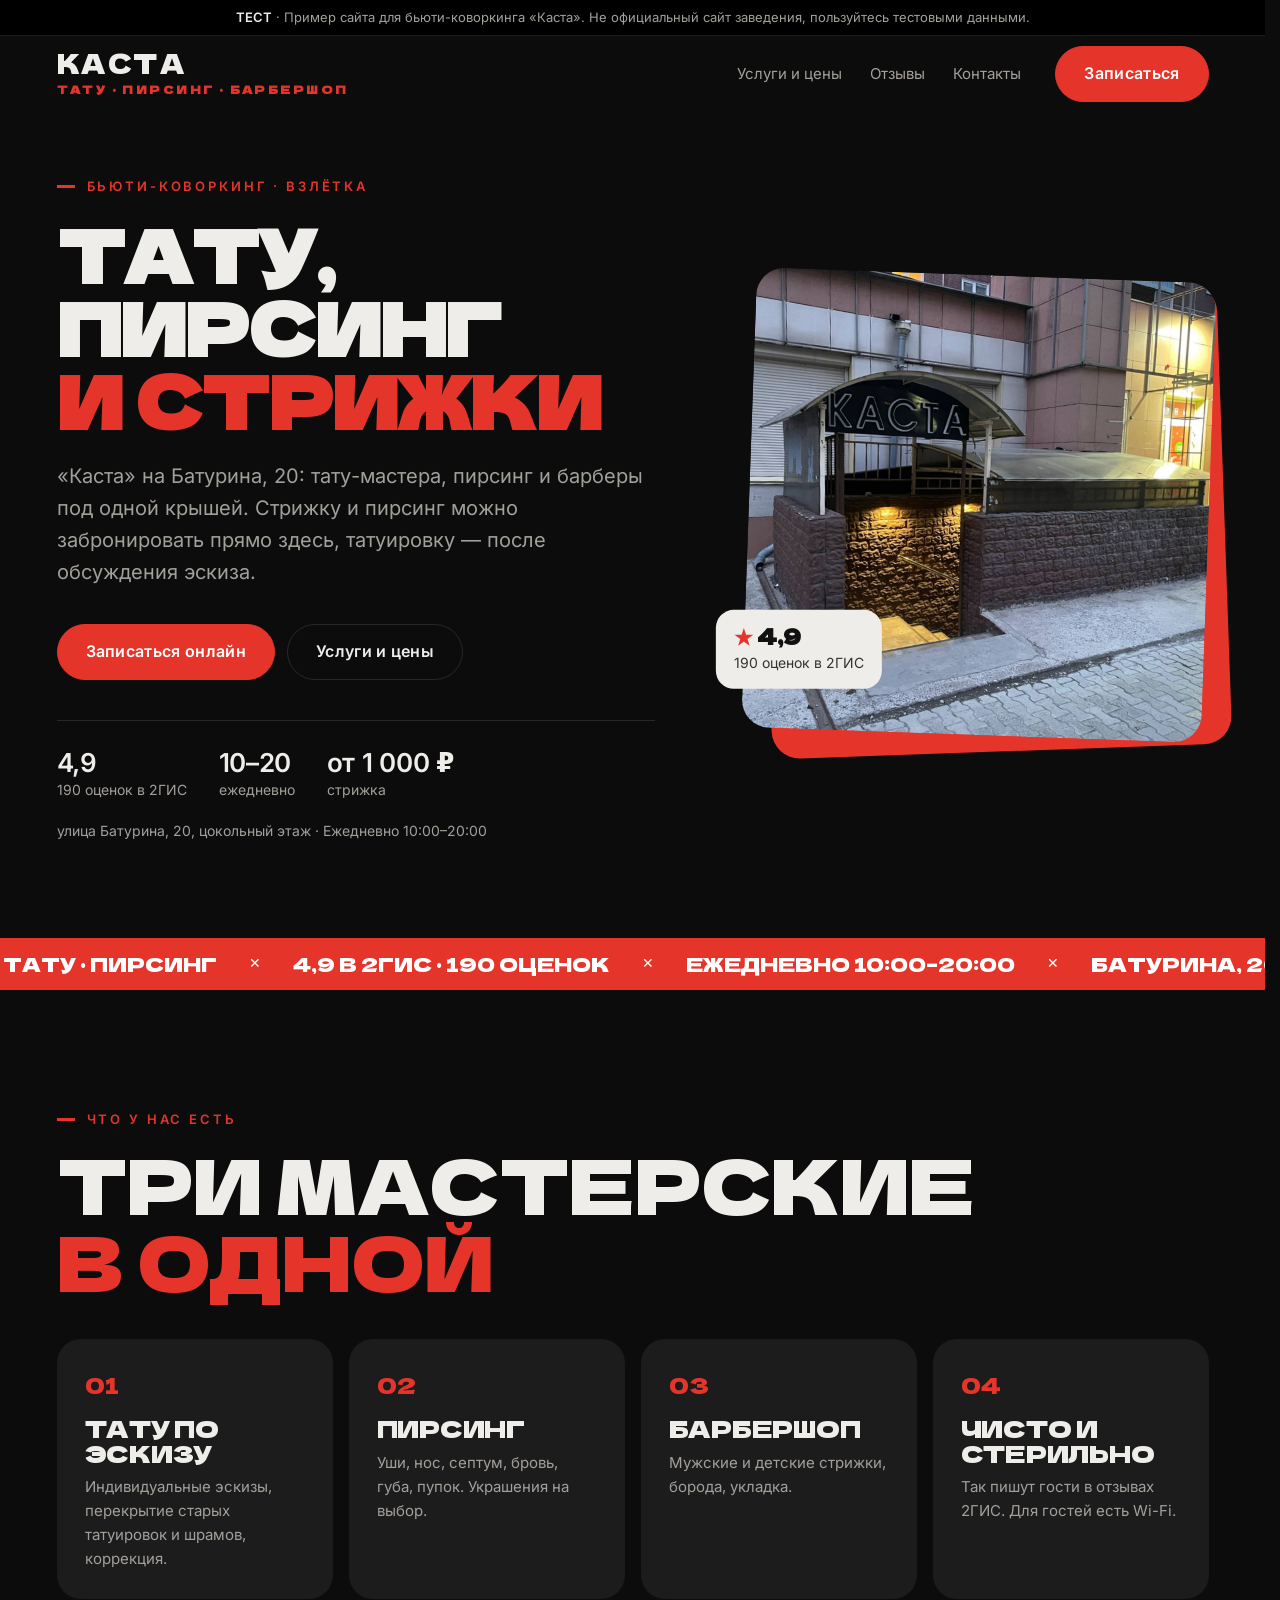
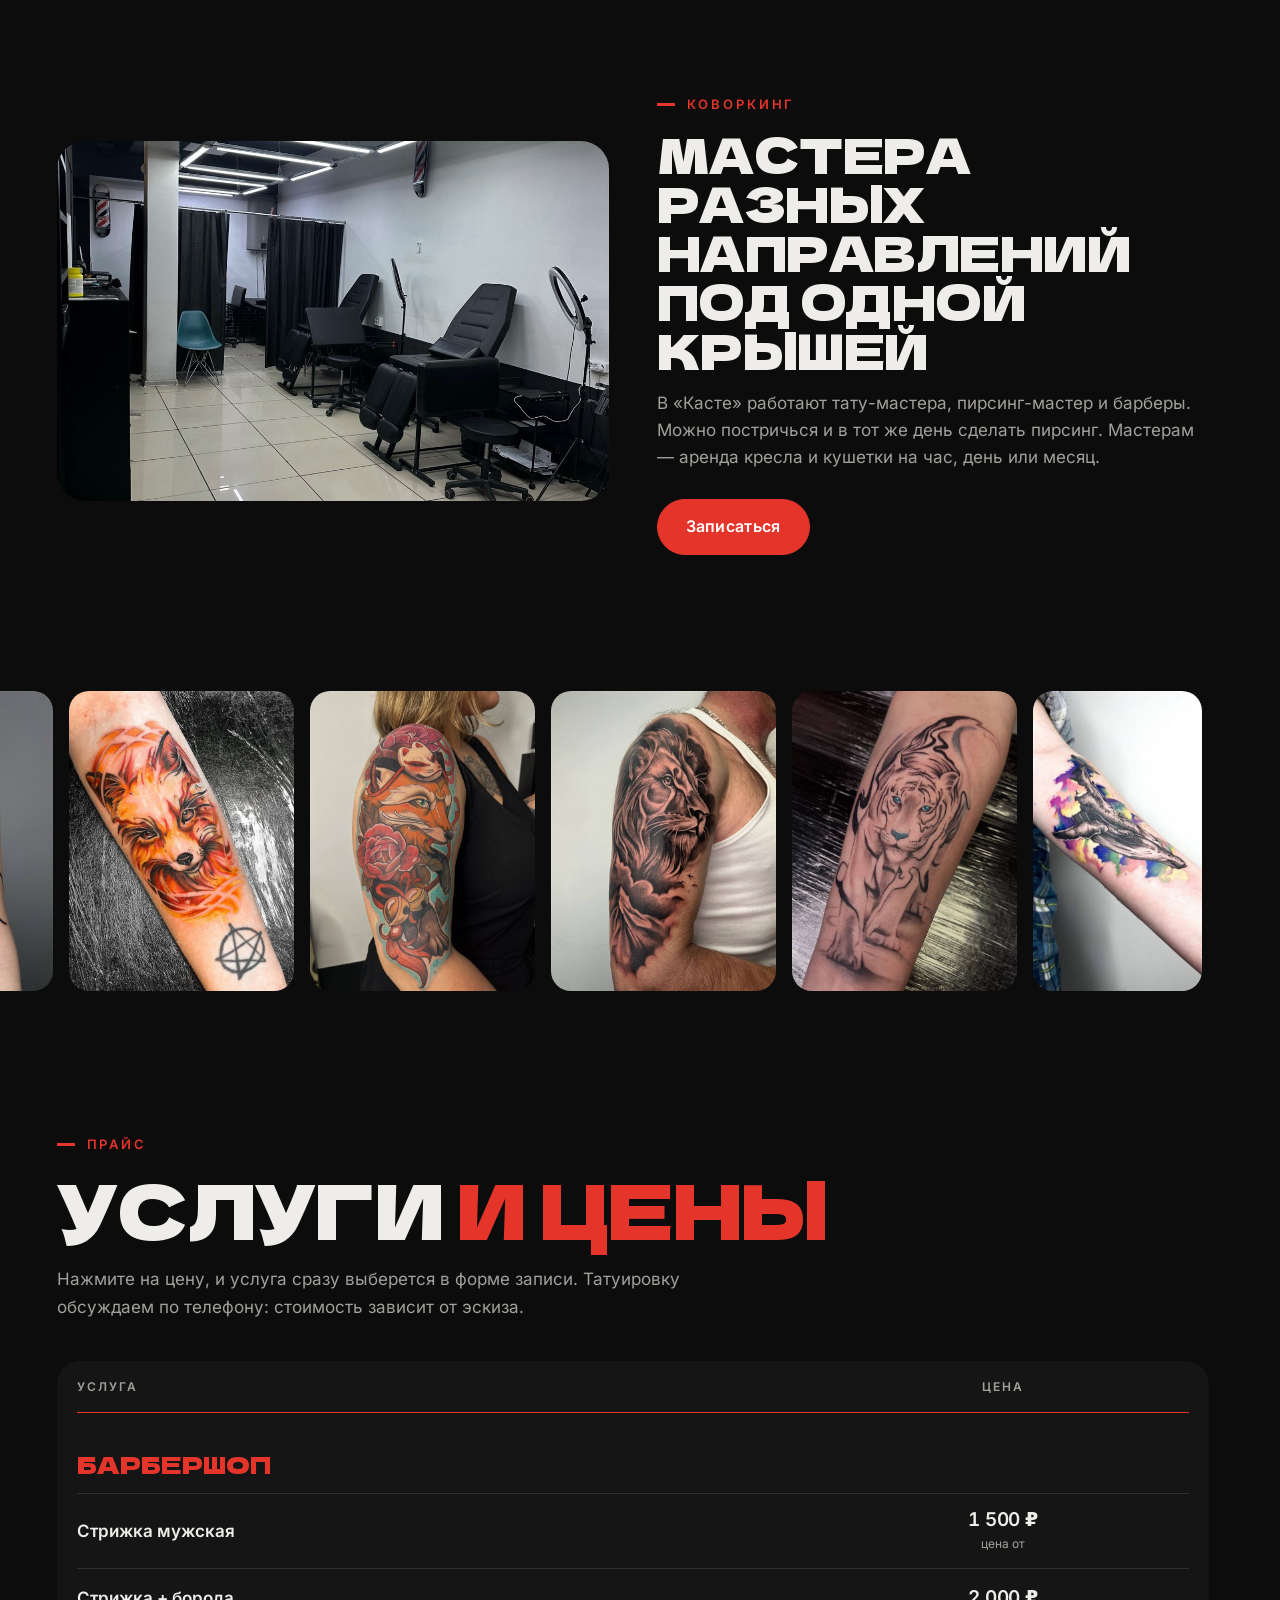
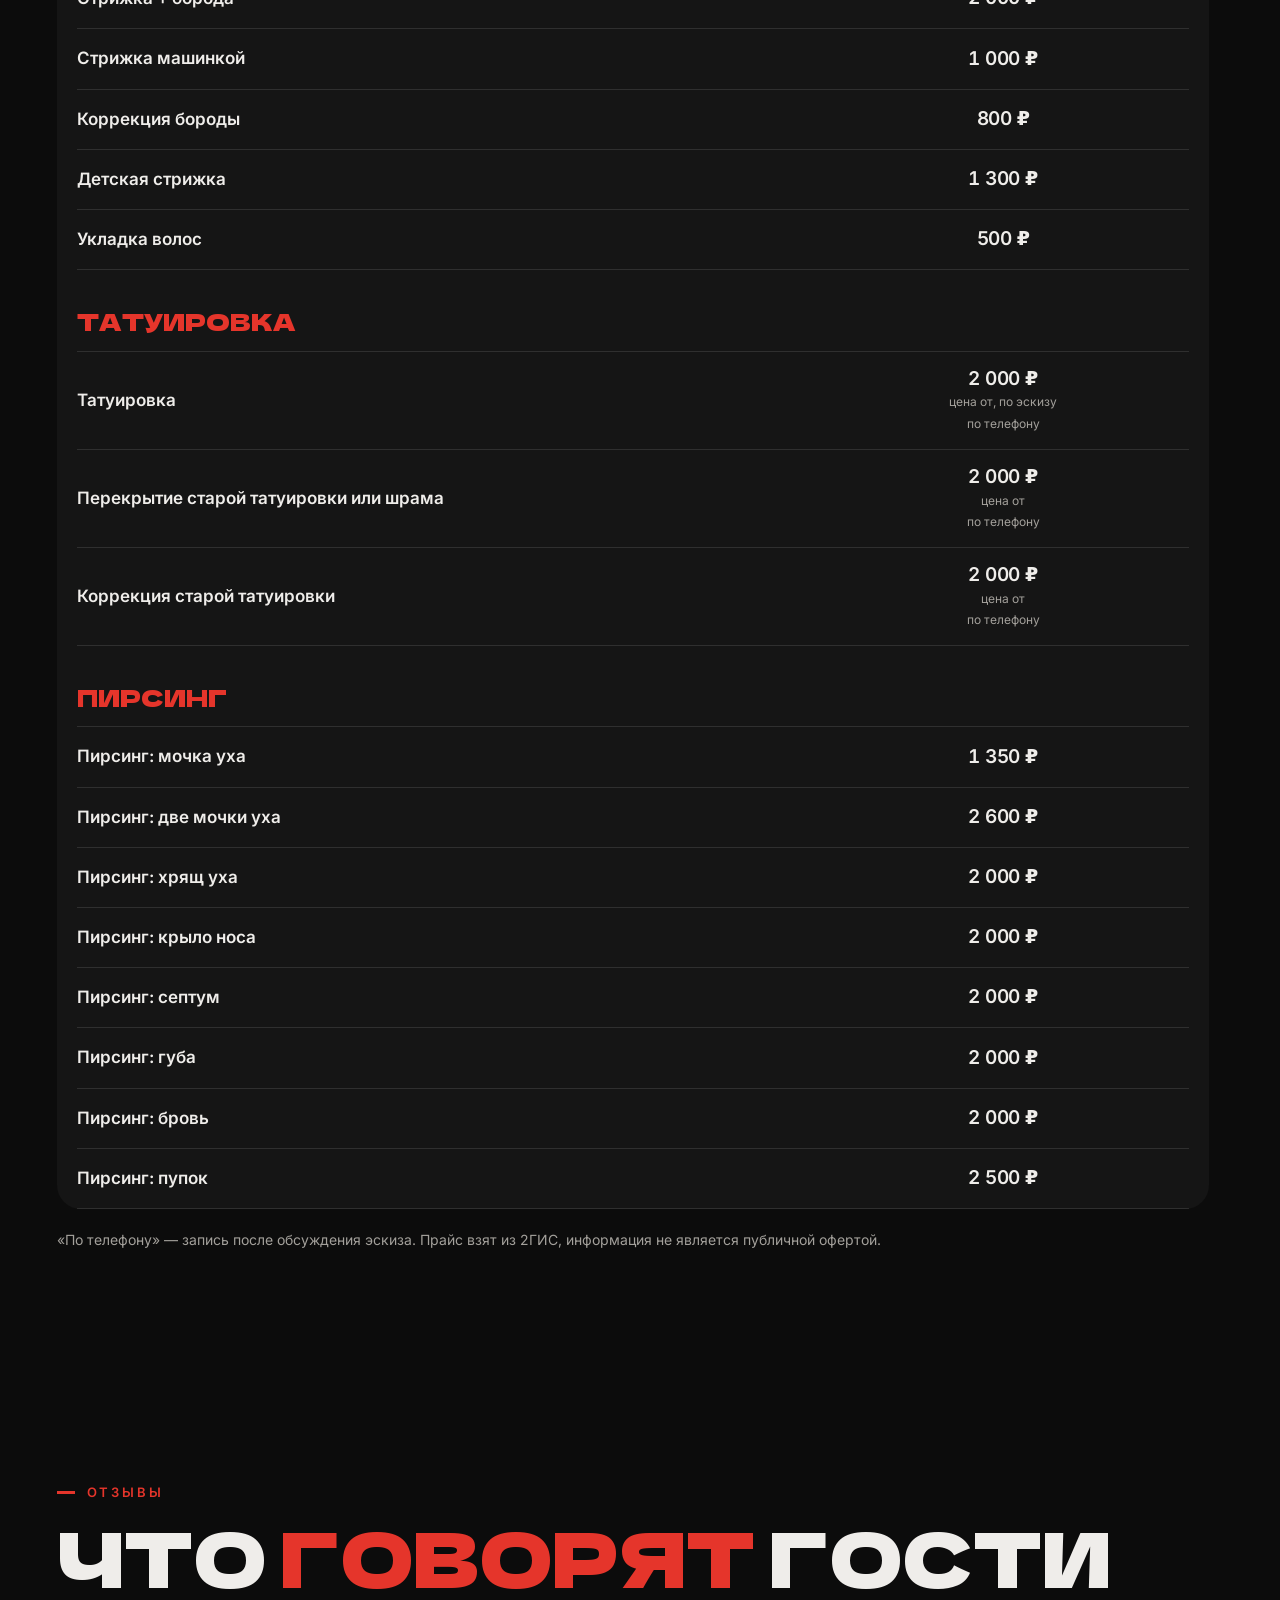
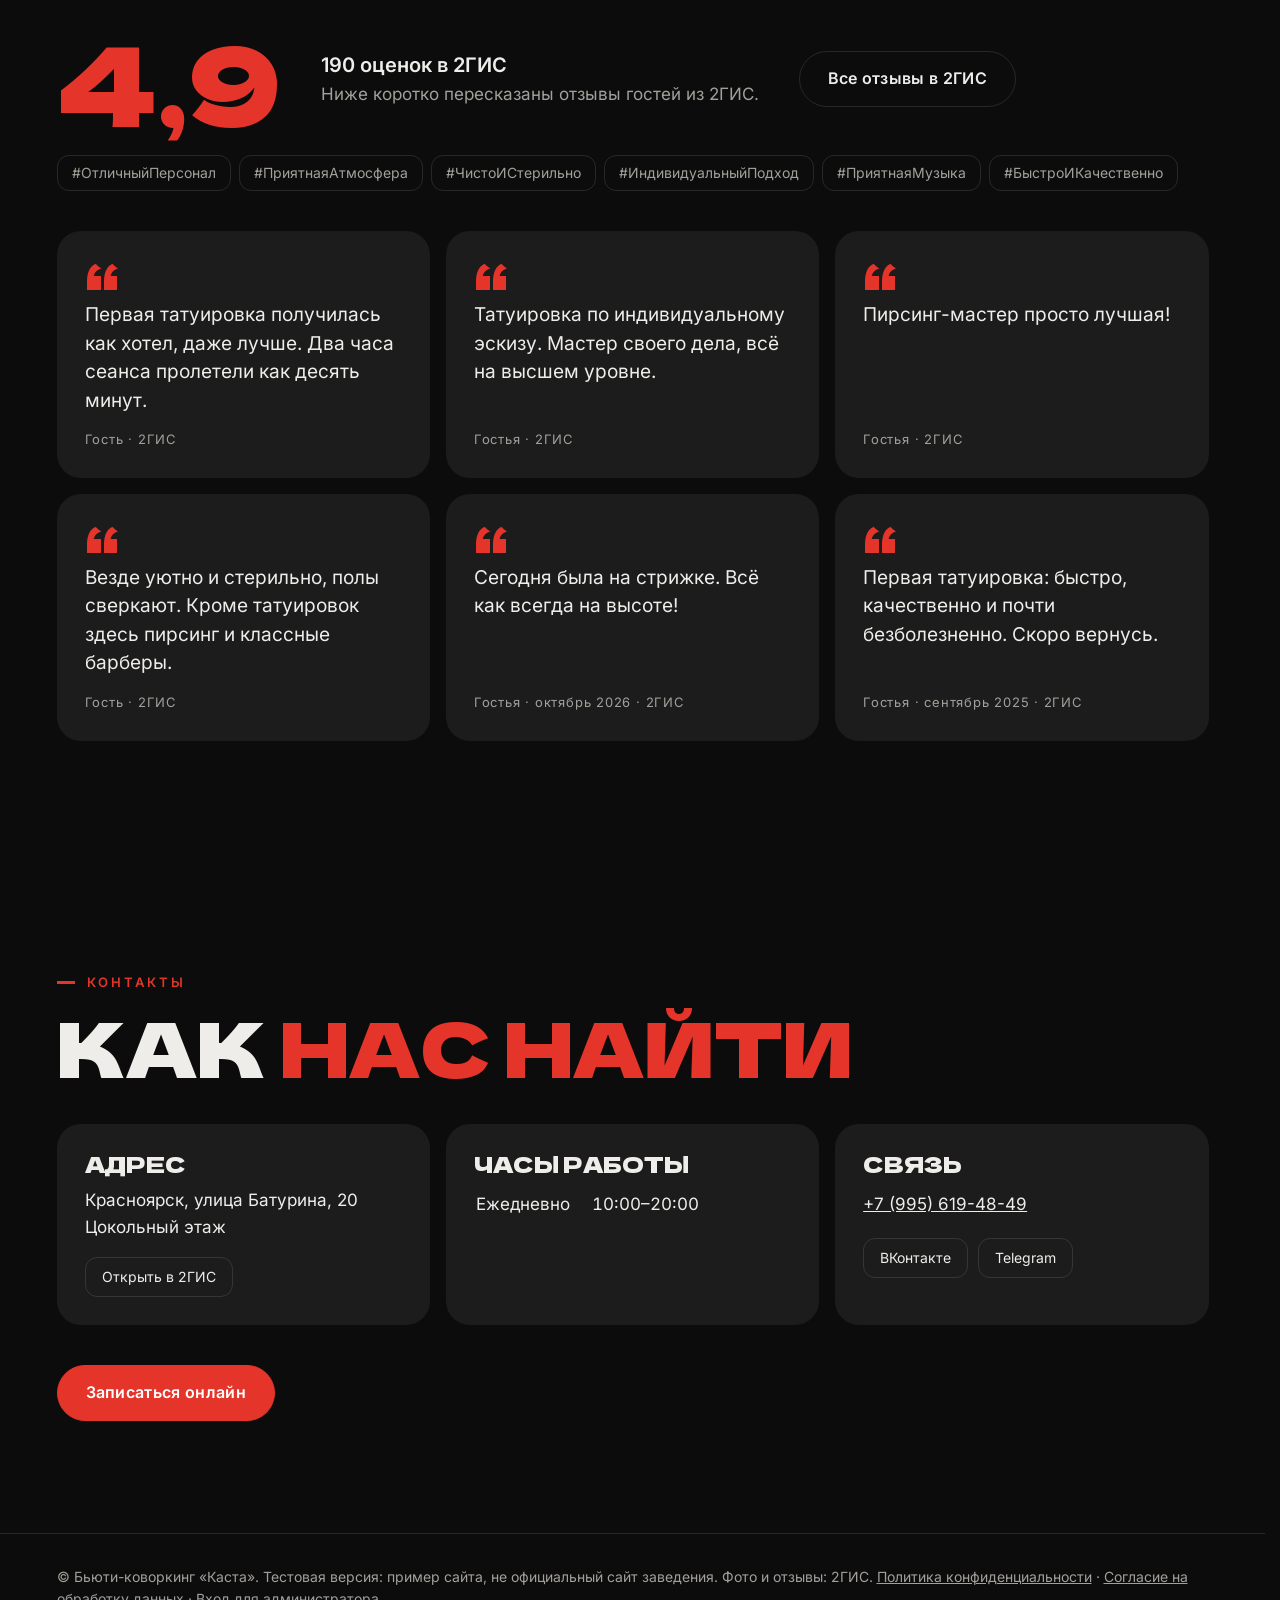
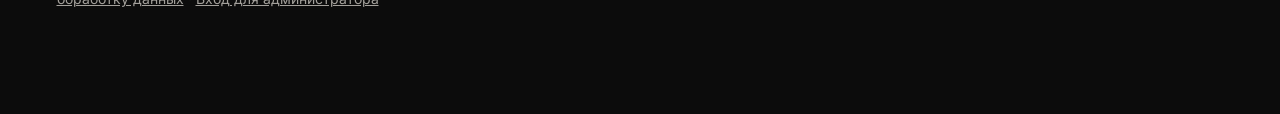
<file: index.html>
<!DOCTYPE html>
<html lang="ru">
<head>
<meta name="robots" content="noindex">
<meta charset="utf-8">
<meta name="viewport" content="width=device-width, initial-scale=1">
<title>«Каста» — барбершоп, тату и пирсинг на Взлётке, Красноярск</title>
<meta name="description" content="Бьюти-коворкинг «Каста» на Батурина, 20: мужские стрижки, татуировки, пирсинг. Красноярск, онлайн-запись.">
<link rel="icon" type="image/png" href="favicon.png">
<link rel="apple-touch-icon" href="apple-touch-icon.png">
<link rel="stylesheet" href="fonts/fonts.css">
<style>
/* Переменные шаблона. Цвета и шрифты этого сайта задаёт его стиль в конце блока. */
:root{--bg:#0E1422;--bg2:#141C30;--card:#1A2440;--ink:#F3EBDD;--muted:#A9B0C2;--line:rgba(243,235,221,.11);--gold:#D9AE62;--gold-h:#E8C27E;--on-gold:#1A1408;--shade:14,20,34;
  --serif:"Yeseva One",Georgia,serif;--sans:Rubik,system-ui,sans-serif}*{box-sizing:border-box;margin:0}
/* scroll-padding: якоря не прячутся под закреплённой шапкой; scrollbar-gutter: страница не дёргается, когда открывается форма */
html{scroll-behavior:smooth;scroll-padding-top:88px;scrollbar-gutter:stable}
body{font-family:var(--sans);background:var(--bg);color:var(--ink);line-height:1.6;font-size:17px;overflow-x:hidden;-webkit-tap-highlight-color:transparent}
body.lock{overflow:hidden}
h1,h2,h3{font-family:var(--serif);font-weight:600;line-height:1.02;text-wrap:balance}
/* цены и счётчики набираем основным шрифтом: цифры ровнее и читаются лучше */
.meta b,.pc b{font-family:var(--sans)!important;font-weight:600!important;letter-spacing:-.01em}
a{color:inherit}
button,a,select,input{touch-action:manipulation}
:focus-visible{outline:2px solid var(--gold);outline-offset:3px}
.skip{position:absolute;left:16px;top:-80px;z-index:100;background:var(--gold);color:var(--on-gold);padding:12px 18px;text-decoration:none;font-weight:700}
.skip:focus{top:16px}
.ico{width:20px;height:20px;flex:none;fill:none;stroke:currentColor;stroke-width:1.6;stroke-linecap:round;stroke-linejoin:round}
.wrap{max-width:1200px;margin:0 auto;padding:0 24px}
.demo{background:#000;color:var(--muted);text-align:center;font-size:13px;padding:7px 12px;border-bottom:1px solid var(--line)}
.demo b{color:var(--ink)}
.kicker{display:inline-flex;align-items:center;gap:12px;font-size:13px;font-weight:700;letter-spacing:.22em;text-transform:uppercase;color:var(--gold)}
.kicker::before{content:"";width:32px;height:1px;background:currentColor}

/* шапка */
.top{position:sticky;top:0;z-index:40;transition:background .3s,border-color .3s;border-bottom:1px solid transparent}
.top.solid{background:rgba(var(--shade),.985);backdrop-filter:blur(10px);border-color:var(--line)}
.top .wrap{display:flex;align-items:center;gap:24px;height:76px}
.logo{display:flex;align-items:center;gap:12px;flex:none;text-decoration:none}
.logo img{display:block;width:56px;height:56px;border-radius:50%}
.logo span{font-family:var(--serif);font-size:24px;font-weight:700;letter-spacing:.14em;text-transform:uppercase}
.nav{display:flex;gap:8px;margin-left:auto}
.nav a{text-decoration:none;font-size:15px;color:var(--muted);padding:12px 10px;transition:color .2s}
.nav a:hover{color:var(--ink)}
.burger{display:none;width:44px;height:44px;border:1px solid var(--line);background:transparent;color:var(--ink);cursor:pointer;place-items:center}
.burger .ico{width:22px;height:22px}
/* кнопки: прямые углы и тонкая рамка */
.btn{display:inline-flex;align-items:center;justify-content:center;gap:10px;background:var(--gold);color:var(--on-gold);border:1px solid var(--gold);border-radius:0;font:inherit;font-weight:700;font-size:15px;letter-spacing:.08em;text-transform:uppercase;padding:14px 28px;min-height:50px;cursor:pointer;text-decoration:none;transition:background .2s,border-color .2s,transform .15s}
.btn:hover{background:var(--gold-h);border-color:var(--gold-h)}
.btn:active{transform:scale(.97)}
.btn.ghost{background:transparent;border-color:var(--line);color:var(--ink)}
.btn.ghost:hover{border-color:var(--gold);color:var(--gold)}
.btn:disabled{opacity:.5;cursor:default}

/* первый экран: текст слева, вертикальное чёрно-белое фото справа в золотой рамке со сдвигом */
.hero{padding:56px 0 96px}
.hero .wrap{display:grid;grid-template-columns:1.1fr .9fr;gap:64px;align-items:center}
.hero h1{font-size:clamp(52px,7.4vw,112px);font-weight:600;margin:20px 0 24px;letter-spacing:-.01em}
.hero h1 em{font-style:italic;color:var(--gold);font-weight:600}
.lead{font-size:clamp(17px,1.6vw,20px);color:var(--muted);max-width:30em}
.cta{display:flex;flex-wrap:wrap;gap:12px;margin:36px 0 40px}
.meta{display:grid;grid-template-columns:repeat(3,auto);gap:12px 32px;justify-content:start;padding-top:28px;border-top:1px solid var(--line)}
.meta div{display:grid;gap:2px;font-size:14px;color:var(--muted)}
.meta b{font-size:26px;line-height:1.1;color:var(--ink)}
.meta .star{color:var(--gold);font-size:20px}
.shot{position:relative;justify-self:end;width:min(100%,460px)}
.shot::before{content:"";position:absolute;inset:24px -24px -24px 24px;border:1px solid var(--gold);opacity:.55}
/* height:auto обязателен: иначе атрибут height у картинки растягивает её на все 1649 пикселей */
.shot img{position:relative;display:block;width:100%;height:auto;aspect-ratio:4/5;max-height:calc(100vh - 170px);object-fit:cover;object-position:50% 70%;filter:grayscale(1) contrast(1.05)}
.shot figcaption{position:absolute;left:-28px;bottom:40px;background:var(--bg);border:1px solid var(--line);padding:14px 18px;font-size:14px;color:var(--muted);max-width:250px}
.shot figcaption b{display:block;font-family:var(--serif);font-size:21px;line-height:1.15;margin-bottom:4px;color:var(--ink);font-weight:600}
@media (max-width:900px){
  .hero{padding:24px 0 72px}
  .hero .wrap{grid-template-columns:1fr;gap:40px}
  .shot{justify-self:stretch;width:auto;order:-1}
  .shot img{aspect-ratio:4/3;max-height:none;object-position:50% 70%}
  .shot::before{inset:14px -10px -14px 10px}
  .shot figcaption{left:12px;bottom:12px;padding:10px 14px;font-size:13px}
  .shot figcaption b{font-size:17px}
  .meta{grid-template-columns:repeat(2,auto)}
}
@media (max-width:760px){
  .top .wrap{gap:12px}
  .top .btn{margin-left:auto;padding:10px 16px;min-height:44px;font-size:13px}
  .burger{display:grid}
  .nav{display:none;position:absolute;left:0;right:0;top:100%;flex-direction:column;gap:0;margin:0;padding:8px 24px 16px;background:rgba(var(--shade),.97);backdrop-filter:blur(8px);border-bottom:1px solid var(--line)}
  .nav.open{display:flex;animation:drop .2s ease-out}
  .nav a{font-size:17px;color:var(--ink);padding:14px 0;border-bottom:1px solid var(--line)}
  .nav a:last-child{border-bottom:0}
}
@keyframes drop{from{opacity:0;transform:translateY(-8px)}}

/* бегущая строка: тонкая, без заливки, с золотыми ромбами */
.ticker{border-block:1px solid var(--line);overflow:hidden;white-space:nowrap;padding:16px 0;font-family:var(--serif);font-size:22px;font-style:italic;color:var(--ink)}
/* дорожка из двух одинаковых половин; её прокручивает скрипт (scrollLeft), а не transform: Safari на iPhone не рисует длинную сдвигаемую полосу */
.ticker .track{display:flex;width:max-content;gap:32px;padding-right:32px}
.ticker span{flex:none}
.ticker span::after{content:"◆";font-style:normal;font-size:10px;color:var(--gold);margin-left:32px;vertical-align:4px}

main{overflow-x:clip}
section{padding:112px 0}
h2{font-size:clamp(40px,6vw,76px);margin:14px 0 40px}
h2 em{font-style:italic;color:var(--gold)}
.sub{color:var(--muted);max-width:40em;margin:-20px 0 40px}

/* преимущества: нумерованные колонки с тонкими разделителями */
.feats{display:grid;grid-template-columns:repeat(4,1fr);border-top:1px solid var(--line)}
.feat{padding:32px 28px 8px 0}
.feat+.feat{padding-left:28px;border-left:1px solid var(--line)}
.feat .n{font-family:var(--serif);font-size:20px;color:var(--gold);font-style:italic}
.feat h3{font-size:30px;margin:14px 0 10px}
.feat p{color:var(--muted);font-size:15px}
@media (max-width:900px){.feats{grid-template-columns:1fr 1fr}.feat:nth-child(3){padding-left:0;border-left:0}.feat:nth-child(n+3){border-top:1px solid var(--line)}}
@media (max-width:560px){.feats{grid-template-columns:1fr}.feat,.feat+.feat{padding:24px 0;border-left:0}.feat+.feat{border-top:1px solid var(--line)}}
.about{display:grid;grid-template-columns:1.25fr 1fr;gap:48px;align-items:end;margin-top:88px}
.about img{width:100%;height:auto;aspect-ratio:3/2;object-fit:cover;display:block;filter:grayscale(.35)}
.about h3{font-size:clamp(34px,4vw,48px);margin:14px 0 16px}
.about p{color:var(--muted)}
@media (max-width:900px){.about{grid-template-columns:1fr;gap:28px;margin-top:64px}}

/* лента фото: прямая, без наклона, фото в серых тонах и цветные при наведении */
.film{border-block:1px solid var(--line);padding:24px 0;background:var(--bg2)}
.reel{overflow:hidden}
/* padding-right = gap, чтобы две половины дорожки были ровно одинаковой ширины */
.strip{display:flex;gap:16px;padding-right:16px;width:max-content}
.strip img{height:300px;width:auto;display:block;filter:grayscale(1);transition:filter .4s}
.strip img:hover{filter:none}
@media (max-width:760px){.strip img{height:200px}}

/* прайс: строки услуг, по столбцу на уровень мастера (число столбцов задаёт скрипт через --n) */
.ptable{border-top:1px solid var(--gold)}
.pr{display:grid;grid-template-columns:minmax(0,2fr) repeat(var(--n,3),minmax(0,1fr));align-items:center;border-bottom:1px solid var(--line)}
.pr>*{padding:16px 12px}
.pr>:first-child{padding-left:0}
.pr.head{background:var(--bg);position:sticky;top:76px;z-index:2;border-bottom-color:var(--gold)}
.pr.head span{font-size:12px;font-weight:700;letter-spacing:.18em;text-transform:uppercase;color:var(--muted)}
.pr.head span:not(:first-child){text-align:center}
.pr.head small{display:block}
.pgrp{padding:40px 0 10px;font-family:var(--serif);font-size:32px;font-style:italic;color:var(--gold);border-bottom:1px solid var(--line)}
.pn b{font-weight:600;display:block;font-size:17px}
.pn small{color:var(--muted);font-size:13px}
.pc{display:grid;justify-items:center;gap:2px;text-align:center}
.pc b{font-size:19px;white-space:nowrap;font-variant-numeric:tabular-nums;line-height:1.2}
.pc small{color:var(--muted);font-size:12px}
button.pc{font:inherit;color:var(--ink);background:transparent;border:1px solid transparent;margin:6px;padding:8px 6px;cursor:pointer;transition:background .2s,border-color .2s}
button.pc:hover{border-color:var(--gold);background:rgba(201,168,106,.08)}
.pc.none{color:var(--muted)}
.pnote{color:var(--muted);font-size:14px;margin-top:20px}
@media (max-width:700px){
  .pr{grid-template-columns:repeat(var(--n,3),minmax(0,1fr))}
  .pr .pn{grid-column:1/-1;padding-bottom:0}
  .pr.head span:first-child{display:none}
  .pr>*{padding:10px 6px}
  .pc b{font-size:18px}
}

/* мастера */
.masters{display:grid;grid-template-columns:repeat(auto-fill,minmax(230px,1fr));gap:24px}
.mc{display:flex;flex-direction:column;border:1px solid var(--line);background:var(--bg2)}
.ph{position:relative;aspect-ratio:4/5;background:radial-gradient(circle at 50% 35%,#26262A,#0E0E10 70%);display:grid;place-items:center;overflow:hidden}
.ph b{font-family:var(--serif);font-size:84px;font-style:italic;color:var(--gold);font-weight:600}
.ph img{position:absolute;inset:0;width:100%;height:100%;object-fit:cover;filter:grayscale(1)}
.mi{padding:20px 22px 24px;display:grid;gap:4px;flex:1}
.mi h3{font-size:32px}
.mi small{color:var(--gold);font-size:12px;font-weight:700;letter-spacing:.16em;text-transform:uppercase}
.mi .btn{margin-top:16px;justify-self:start;min-height:44px;padding:10px 18px;font-size:13px}

/* отзывы: цитаты с большой кавычкой */
.rate{display:flex;flex-wrap:wrap;align-items:center;gap:20px 40px;margin-bottom:32px}
.rate .big{font-family:var(--serif);font-size:120px;line-height:.8;color:var(--gold)}
.rate p{color:var(--muted)}
.rate p b{color:var(--ink);display:block;font-size:20px}
.tags{display:flex;flex-wrap:wrap;gap:8px;margin-bottom:40px}
.tags span{border:1px solid var(--line);padding:6px 14px;font-size:14px;color:var(--muted)}
.revs{display:grid;grid-template-columns:repeat(auto-fill,minmax(320px,1fr));gap:0;border-top:1px solid var(--line)}
.rev{padding:32px 28px 32px 0;border-bottom:1px solid var(--line);display:flex;flex-direction:column;gap:14px}
.rev::before{content:"“";font-family:var(--serif);font-size:72px;line-height:.5;color:var(--gold);height:28px}
.rev p{font-family:var(--serif);font-size:24px;line-height:1.3}
.rev footer{margin-top:auto;color:var(--muted);font-size:13px;letter-spacing:.06em}

/* контакты */
.contacts{display:grid;grid-template-columns:repeat(3,1fr);gap:0;border-top:1px solid var(--line)}
.contacts>div{padding:28px 28px 28px 0}
.contacts>div+div{padding-left:28px;border-left:1px solid var(--line)}
.contacts h3{font-size:28px;margin-bottom:12px}
.contacts p a{display:inline-block;padding:4px 0}
.contacts td{padding:2px 20px 2px 0;font-variant-numeric:tabular-nums}
@media (max-width:900px){.contacts{grid-template-columns:1fr}.contacts>div+div{padding-left:0;border-left:0;border-top:1px solid var(--line)}}
.links{display:flex;flex-wrap:wrap;gap:10px;margin-top:16px}
.links a{display:inline-flex;align-items:center;min-height:40px;font-size:14px;border:1px solid var(--line);padding:6px 16px;text-decoration:none;transition:border-color .2s,color .2s}
.links a:hover{border-color:var(--gold);color:var(--gold)}
.foot{padding:32px 0 104px;color:var(--muted);font-size:14px;border-top:1px solid var(--line)}
.foot a{color:var(--muted)}

/* круглая кнопка записи: появляется, когда первый экран с его кнопками уехал */
.fab{position:fixed;right:24px;bottom:calc(24px + env(safe-area-inset-bottom));z-index:45;width:64px;height:64px;border-radius:50%;background:var(--gold);color:var(--on-gold);border:0;cursor:pointer;display:grid;place-items:center;box-shadow:0 10px 30px rgba(0,0,0,.5);transition:transform .25s,opacity .25s,visibility .25s}
.fab:hover{transform:scale(1.08) rotate(-10deg);background:var(--gold-h)}
.fab:active{transform:scale(.94)}
.fab svg{width:28px;height:28px}
.fab.off,body.lock .fab{opacity:0;visibility:hidden;transform:scale(.6)}

/* выезжающая форма записи: закрывается быстрее, чем открывается */
.ovl{position:fixed;inset:0;z-index:60;background:rgba(0,0,0,.66);opacity:0;visibility:hidden;transition:opacity .25s,visibility .25s}
.drawer{position:fixed;top:0;right:0;bottom:0;z-index:61;width:min(520px,100%);background:var(--bg2);border-left:1px solid var(--gold);transform:translateX(100%);transition:transform .3s cubic-bezier(.4,0,1,1),visibility 0s linear .3s;display:flex;flex-direction:column;visibility:hidden}
.open .ovl{opacity:1;visibility:visible;transition-duration:.35s}
.open .drawer{transform:none;visibility:visible;transition:transform .45s cubic-bezier(.22,.9,.3,1),visibility 0s}
.dh{display:flex;align-items:center;justify-content:space-between;padding:20px 24px;border-bottom:1px solid var(--line)}
.dh h2{font-size:40px;margin:0;font-style:italic}
.dh h2:focus{outline:none}
.x{width:44px;height:44px;border:1px solid var(--line);background:transparent;color:var(--ink);cursor:pointer;display:grid;place-items:center;transition:border-color .2s}
.x:hover{border-color:var(--gold)}
.db{flex:1;overflow-y:auto;padding:24px;overscroll-behavior:contain}
@media (prefers-reduced-motion:reduce){
  html{scroll-behavior:auto}
  .drawer,.open .drawer,.ovl,.fab,.btn,.strip img{transition:none!important}
  .nav.open{animation:none}
}

form{display:grid;gap:16px}
label{font-weight:600;font-size:15px;display:grid;gap:6px}
.req{color:var(--gold)}
.hint{font-weight:400;font-size:13px;color:var(--muted)}
input,select{font:inherit;font-size:16px;padding:12px 14px;min-height:48px;border:1px solid var(--line);background:var(--card);color:var(--ink);border-radius:0;width:100%;transition:border-color .2s}
/* свой вид списков: Safari иначе рисует их светлыми, и текст на тёмной теме не читается */
select{-webkit-appearance:none;appearance:none;padding-right:44px;background:var(--card) url("data:image/svg+xml,%3Csvg xmlns='http://www.w3.org/2000/svg' viewBox='0 0 24 24' fill='none' stroke='%23D9AE62' stroke-width='2'%3E%3Cpath d='m6 9 6 6 6-6'/%3E%3C/svg%3E") no-repeat right 14px center/18px}
select option{background:var(--card);color:var(--ink)}
input:focus,select:focus{border-color:var(--gold);outline:none}
input:user-invalid{border-color:#E08A7A}
.sum{font-size:15px;color:var(--muted);margin-top:-6px}
.sum a{color:var(--muted);text-decoration:underline dotted;text-underline-offset:3px}
.sum a:hover{color:var(--gold)}
.sum b{color:var(--ink)}
.field{display:grid;gap:8px}
.lbl{font-weight:600;font-size:15px}
.cal{border:1px solid var(--line);background:var(--card);padding:12px}
.cal-h{display:flex;align-items:center;justify-content:space-between;margin-bottom:8px;font-weight:600}
.cal-h button{font:inherit;font-size:22px;color:var(--ink);background:none;border:0;cursor:pointer;min-width:44px;min-height:44px}
.cal-h button:hover:not(:disabled){background:rgba(242,238,230,.06)}
.cal-h button:disabled{opacity:.25;cursor:default}
.cal-g{display:grid;grid-template-columns:repeat(7,1fr);gap:4px;text-align:center}
.cal-w{color:var(--muted);font-size:13px;padding-bottom:4px}
.cal-d{font:inherit;font-weight:600;color:var(--ink);background:none;border:0;min-height:44px;cursor:pointer;font-variant-numeric:tabular-nums;transition:background .15s}
.cal-d:hover:not(:disabled){background:rgba(242,238,230,.06)}
.cal-d:disabled{color:var(--muted);opacity:.35;cursor:default;font-weight:400}
.cal-t{display:block;margin:8px auto 0;font:inherit;font-size:14px;color:var(--muted);background:none;border:0;cursor:pointer;min-height:44px;padding:0 16px}
.slot{font:inherit;font-weight:600;color:var(--ink);background:var(--card);border:1px solid var(--line);cursor:pointer;padding:10px 0;min-height:44px;font-variant-numeric:tabular-nums;transition:border-color .15s,background .15s}
.slot:hover{border-color:var(--gold)}
.cal-d.on,.slot.on{background:var(--gold);border-color:var(--gold);color:var(--on-gold)}
.picked{font-weight:600;margin:4px 0}
.grp{font-family:var(--serif);font-style:italic;font-size:20px;color:var(--gold);margin:14px 0 8px}
.slots{display:grid;grid-template-columns:repeat(auto-fill,minmax(76px,1fr));gap:8px}
.consent{display:flex;gap:10px;align-items:flex-start;font-weight:400;font-size:14px;color:var(--muted)}
.consent input{flex:none;width:20px;height:20px;min-height:0;padding:0;margin-top:3px;accent-color:var(--gold)}
.consent a{color:var(--ink)}
.ok,.err{display:none;padding:16px;margin-top:16px}
.ok{border:1px solid var(--gold);background:var(--card)}
.err{border:1px solid #E08A7A;color:#F0B5A8}

/* ===== стиль «Касты» поверх шаблона: тату-коворкинг — чёрный, бетонный серый и красный как свежая краска,
   тяжёлый Dela Gothic One и Inter, свои файлы в fonts/. Фото работ цветные. ===== */
:root{--bg:#0C0C0C;--bg2:#151515;--card:#1C1C1C;--ink:#EFEDEA;--muted:#A3A09B;--line:rgba(239,237,234,.12);--gold:#E5352B;--gold-h:#F04A40;--on-gold:#FFFFFF;--shade:12,12,12;
  --serif:"Dela Gothic One",Impact,sans-serif;--sans:Inter,system-ui,sans-serif}
h1,h2,h3{font-weight:400;letter-spacing:-.01em;line-height:1.02;text-transform:uppercase}
h1 em,h2 em,.hero h1 em{font-style:normal;color:var(--gold)}
.top.solid{background:var(--bg);backdrop-filter:none}
.kicker::before{width:18px;height:3px}
.logo .wm{display:block;font:400 26px/1 var(--serif);letter-spacing:.06em}
.logo small{display:block;margin-top:5px;font-size:11px;letter-spacing:.22em;text-transform:uppercase;color:var(--gold)}
.btn{border-radius:999px;letter-spacing:.02em;text-transform:none;font-size:16px;font-weight:600}
.burger,.x,.links a,.tags span,.slot,.cal-d,.cal-h button,button.pc{border-radius:12px}
input,select,.cal{border-radius:14px}
select{background:var(--card) url("data:image/svg+xml,%3Csvg xmlns='http://www.w3.org/2000/svg' viewBox='0 0 24 24' fill='none' stroke='%23E5352B' stroke-width='2'%3E%3Cpath d='m6 9 6 6 6-6'/%3E%3C/svg%3E") no-repeat right 14px center/18px}
.hero h1{font-size:clamp(40px,5.6vw,84px)}
/* вывеска «Каста» на первом экране, чуть наклонена, как наклейка */
.shot{transform:rotate(2deg)}
.shot img{filter:none;border-radius:28px;aspect-ratio:1/1;object-position:50% 40%}
.shot::before{border:0;background:var(--gold);border-radius:28px;inset:16px -16px -16px 16px;opacity:1;transform:rotate(-4deg)}
.shot figcaption{border:0;border-radius:18px;background:var(--ink);color:#333;transform:rotate(-2deg)}
.shot figcaption b{color:#111}
.shot figcaption b span{color:var(--gold)}
@media (max-width:900px){.shot{transform:none}.shot img{aspect-ratio:4/3}}
.hloc{display:block;margin-top:18px;font-size:14px;color:var(--muted)}
.ticker{background:var(--gold);color:#fff;border:0;font:400 20px/1 var(--serif);font-style:normal;text-transform:uppercase}
.ticker span::after{content:"✕";color:#fff;font-size:14px}
.feats{border-top:0;gap:16px}
.feat,.feat+.feat{padding:28px;border:0;border-radius:24px;background:var(--card)}
.feat .n{font-style:normal;font-family:var(--serif);font-size:22px}
.feat h3{font-size:24px}
@media (max-width:900px){.feat:nth-child(3){padding-left:28px}.feat:nth-child(n+3){border-top:0}}
@media (max-width:560px){.feat,.feat+.feat{padding:24px}}
/* фото не выше текста: на компьютере рядом с ним, на телефоне над ним */
.about{grid-template-columns:1fr 1fr;align-items:center}
.about img{filter:none;border-radius:28px;aspect-ratio:4/3;max-height:360px}
@media (max-width:900px){.about{grid-template-columns:1fr;gap:24px}.about img{aspect-ratio:3/2;max-height:none}}
@media (max-width:900px){.about{grid-template-columns:1fr}.about img{aspect-ratio:4/3}}
.film{border:0;background:var(--bg)}
.strip img{filter:none;border-radius:20px}
.ptable{border:0;border-radius:24px;background:var(--bg2);padding:0 20px}
.pr.head{background:var(--bg2);border-bottom-color:var(--gold)}
.pgrp{font-style:normal;font-family:var(--serif);font-size:24px;text-transform:uppercase;padding-top:32px}
.pc small{color:var(--muted)}
button.pc:hover{background:rgba(229,53,43,.12)}
@media (max-width:700px){.ptable{padding:0 12px}}
.rate .big{font-size:110px}
.revs{gap:16px;border-top:0}
.rev{padding:28px;border:0;border-radius:24px;background:var(--card)}
.rev::before{font-family:var(--serif);color:var(--gold)}
.rev p{font-family:var(--sans);font-size:19px;line-height:1.5}
.contacts{border-top:0;gap:16px}
.contacts>div,.contacts>div+div{padding:28px;border:0;border-radius:24px;background:var(--card)}
@media (max-width:900px){.contacts>div+div{border-top:0}}
.contacts h3{font-size:22px}
.drawer{border-left:0;border-radius:24px 0 0 24px}
.dh h2{font-style:normal;font-size:32px}
.grp{font-style:normal;font-family:var(--serif);font-size:16px;text-transform:uppercase}
.ok{border-radius:16px}
/* мастера в коворкинге меняются, в записи «любой свободный мастер»; блок мастеров скрыт */
#mastera{display:none}
@media (max-width:760px){.logo small{display:none}}

@media (max-width:560px){h2{font-size:34px}}
</style>
</head>
<body>
<a class="skip" href="#uslugi">Перейти к услугам и ценам</a>
<div class="demo" role="note"><b>ТЕСТ</b> · Пример сайта для бьюти-коворкинга «Каста». Не официальный сайт заведения, пользуйтесь тестовыми данными.</div>

<header class="top" id="top">
  <div class="wrap">
    <a class="logo" href="#" aria-label="«Каста», наверх"><span><span class="wm">КАСТА</span><small>тату · пирсинг · барбершоп</small></span></a>
    <nav class="nav" id="nav" aria-label="Разделы">
      <a href="#uslugi">Услуги и цены</a><a href="#otzyvy">Отзывы</a><a href="#kontakty">Контакты</a>
    </nav>
    <button class="btn" type="button" data-book>Записаться</button>
    <button class="burger" type="button" id="burger" aria-label="Открыть меню" aria-expanded="false" aria-controls="nav"><svg class="ico" viewBox="0 0 24 24" aria-hidden="true"><path d="M4 7h16M4 12h16M4 17h16"/></svg></button>
  </div>
</header>

<section class="hero" aria-label="Бьюти-коворкинг «Каста»">
  <div class="wrap">
    <div>
      <span class="kicker">Бьюти-коворкинг · Взлётка</span>
      <h1>Тату, пирсинг <em>и стрижки</em></h1>
      <p class="lead">«Каста» на Батурина, 20: тату-мастера, пирсинг и барберы под одной крышей. Стрижку и пирсинг можно забронировать прямо здесь, татуировку — после обсуждения эскиза.</p>
      <div class="cta">
        <button class="btn" type="button" data-book>Записаться онлайн</button>
        <a class="btn ghost" href="#uslugi">Услуги и цены</a>
      </div>
      <div class="meta">
        <div><b>4,9</b>190 оценок в 2ГИС</div>
        <div><b>10–20</b>ежедневно</div>
        <div><b>от 1 000 ₽</b>стрижка</div>
      </div>
      <span class="hloc"><span id="haddr"></span> · <span id="hhrs"></span></span>
    </div>
    <figure class="shot">
      <img src="img/hero.jpg" width="1400" height="1302" alt="Вход в «Касту» с вывеской на улице Батурина, 20">
      <figcaption><b><span>★</span> 4,9</b>190 оценок в 2ГИС</figcaption>
    </figure>
  </div>
</section>

<div class="ticker" aria-hidden="true"><div class="track" id="tick"></div></div>

<main>
  <section id="pochemu">
    <div class="wrap">
      <span class="kicker">Что у нас есть</span>
      <h2>Три мастерские <em>в одной</em></h2>
      <div class="feats">
        <div class="feat"><span class="n">01</span><h3>Тату по эскизу</h3><p>Индивидуальные эскизы, перекрытие старых татуировок и шрамов, коррекция.</p></div>
        <div class="feat"><span class="n">02</span><h3>Пирсинг</h3><p>Уши, нос, септум, бровь, губа, пупок. Украшения на выбор.</p></div>
        <div class="feat"><span class="n">03</span><h3>Барбершоп</h3><p>Мужские и детские стрижки, борода, укладка.</p></div>
        <div class="feat"><span class="n">04</span><h3>Чисто и стерильно</h3><p>Так пишут гости в отзывах 2ГИС. Для гостей есть Wi-Fi.</p></div>
      </div>
      <div class="about">
        <img src="img/about.jpg" width="1050" height="1400" alt="Зал «Касты»: кушетки тату-мастеров и рабочие места" loading="lazy">
        <div>
          <span class="kicker">Коворкинг</span>
          <h3>Мастера разных направлений под одной крышей</h3>
          <p>В «Касте» работают тату-мастера, пирсинг-мастер и барберы. Можно постричься и в тот же день сделать пирсинг. Мастерам — аренда кресла и кушетки на час, день или месяц.</p>
          <p style="margin-top:28px"><button class="btn" type="button" data-book>Записаться</button></p>
        </div>
      </div>
    </div>
  </section>

  <div class="film" aria-label="Работы мастеров"><div class="reel"><div class="strip" id="strip"></div></div></div>

  <section id="uslugi">
    <div class="wrap">
      <span class="kicker">Прайс</span>
      <h2>Услуги <em>и цены</em></h2>
      <p class="sub">Нажмите на цену, и услуга сразу выберется в форме записи. Татуировку обсуждаем по телефону: стоимость зависит от эскиза.</p>
      <div class="ptable" id="prices"></div>
      <p class="pnote">«По телефону» — запись после обсуждения эскиза. Прайс взят из 2ГИС, информация не является публичной офертой.</p>
    </div>
  </section>

  <section id="mastera">
    <div class="wrap">
      <span class="kicker">Команда</span>
      <h2>Наши <em>мастера</em></h2>
      <div class="masters" id="masters"></div>
    </div>
  </section>

  <section id="otzyvy">
    <div class="wrap">
      <span class="kicker">Отзывы</span>
      <h2>Что <em>говорят</em> гости</h2>
      <div class="rate">
        <div class="big">4,9</div>
        <p><b>190 оценок в 2ГИС</b>Ниже коротко пересказаны отзывы гостей из 2ГИС.</p>
        <a class="btn ghost" href="https://2gis.ru/krasnoyarsk/firm/70000001056285780/tab/reviews" target="_blank" rel="noopener">Все отзывы в 2ГИС</a>
      </div>
      <div class="tags" aria-label="О чём чаще пишут в отзывах">
        <span>#ОтличныйПерсонал</span><span>#ПриятнаяАтмосфера</span><span>#ЧистоИСтерильно</span><span>#ИндивидуальныйПодход</span><span>#ПриятнаяМузыка</span><span>#БыстроИКачественно</span>
      </div>
      <div class="revs">
        <article class="rev"><p>Первая татуировка получилась как хотел, даже лучше. Два часа сеанса пролетели как десять минут.</p><footer>Гость · 2ГИС</footer></article>
        <article class="rev"><p>Татуировка по индивидуальному эскизу. Мастер своего дела, всё на высшем уровне.</p><footer>Гостья · 2ГИС</footer></article>
        <article class="rev"><p>Пирсинг-мастер просто лучшая!</p><footer>Гостья · 2ГИС</footer></article>
        <article class="rev"><p>Везде уютно и стерильно, полы сверкают. Кроме татуировок здесь пирсинг и классные барберы.</p><footer>Гость · 2ГИС</footer></article>
        <article class="rev"><p>Сегодня была на стрижке. Всё как всегда на высоте!</p><footer>Гостья · октябрь 2026 · 2ГИС</footer></article>
        <article class="rev"><p>Первая татуировка: быстро, качественно и почти безболезненно. Скоро вернусь.</p><footer>Гостья · сентябрь 2025 · 2ГИС</footer></article>
      </div>
    </div>
  </section>

  <section id="kontakty">
    <div class="wrap">
      <span class="kicker">Контакты</span>
      <h2>Как <em>нас найти</em></h2>
      <div class="contacts">
        <div><h3>Адрес</h3><p id="addr"></p><div class="links"><a href="https://2gis.ru/krasnoyarsk/firm/70000001056285780" target="_blank" rel="noopener">Открыть в 2ГИС</a></div></div>
        <div><h3>Часы работы</h3><table id="hrs"></table></div>
        <div><h3>Связь</h3><p id="phones"></p><div class="links" id="soc"></div></div>
      </div>
      <p style="margin-top:40px"><button class="btn" type="button" data-book>Записаться онлайн</button></p>
    </div>
  </section>
</main>

<footer class="foot">
  <div class="wrap">© <span id="fbrand"></span>. Тестовая версия: пример сайта, не официальный сайт заведения. Фото и отзывы: 2ГИС. <a href="privacy.html">Политика конфиденциальности</a> · <a href="soglasie.html">Согласие на обработку данных</a> · <a href="admin.html">Вход для администратора</a></div>
</footer>

<button class="fab off" id="fab" type="button" data-book aria-label="Записаться онлайн">
  <svg viewBox="0 0 24 24" fill="none" stroke="currentColor" stroke-width="2" stroke-linecap="round" aria-hidden="true"><circle cx="6" cy="6" r="3"/><circle cx="6" cy="18" r="3"/><path d="M20 4 8.1 15.9M14.5 14.5 20 20M8.1 8.1 12 12"/></svg>
</button>

<div id="book">
  <div class="ovl" id="ovl"></div>
  <aside class="drawer" id="drawer" role="dialog" aria-modal="true" aria-labelledby="dtitle" aria-hidden="true">
    <div class="dh"><h2 id="dtitle" tabindex="-1">Запись</h2><button class="x" type="button" id="dclose" aria-label="Закрыть"><svg class="ico" viewBox="0 0 24 24" aria-hidden="true"><path d="M6 6l12 12M18 6 6 18"/></svg></button></div>
    <div class="db">
      <form id="f">
        <label>Мастер<select name="master" id="master"></select></label>
        <label>Услуга<select name="service" id="svc"></select></label>
        <p class="sum"><span id="sum"></span> Все цены — <a href="#uslugi" id="pricelink">в прайсе</a>.</p>
        <div class="field"><span class="lbl">День</span><div class="cal" id="days"></div></div>
        <div class="field"><span class="lbl">Время</span><div id="times" aria-live="polite"></div></div>
        <label><span>Имя <span class="req" aria-hidden="true">*</span></span><input name="name" required autocomplete="given-name" maxlength="40" placeholder="Как к вам обращаться"></label>
        <label><span>Телефон <span class="req" aria-hidden="true">*</span></span><input name="phone" aria-describedby="phint" type="tel" inputmode="tel" required autocomplete="tel" maxlength="18" placeholder="+7 (___) ___-__-__" pattern="\+7 \(\d{3}\) \d{3}-\d{2}-\d{2}" title="Введите номер полностью: +7 (999) 123-45-67"><span class="hint" id="phint">Перезвоним, чтобы подтвердить время</span></label>
        <label class="consent"><input type="checkbox" name="consent" required><span>Я даю <a href="soglasie.html" target="_blank" rel="noopener">согласие на обработку персональных данных</a> (имя и телефон) для записи на услугу</span></label>
        <button class="btn" type="submit">Отправить заявку</button>
      </form>
      <div class="ok" id="ok" role="status"><p>Заявка принята. Мы перезвоним в течение 15 минут и подтвердим время.</p><p style="margin-top:12px"><button class="btn ghost" type="button" id="again">Закрыть</button></p></div>
      <p class="err" id="err" role="alert"></p>
    </div>
  </aside>
</div>

<script>
var WORKER_URL = 'https://kasta-zayavki.kenny-ki.workers.dev';
// Длительности услуг у заведения неизвестны: в настройках стоят примерные, только чтобы считать свободное время.
// Пока владелец их не уточнит, на сайте минуты не показываем.
var SHOW_MINUTES = false;
var DAYKEYS = {'Пн':1,'Вт':2,'Ср':3,'Чт':4,'Пт':5,'Сб':6,'Вс':0};
var GALLERY = ['g01','g02','g03','g04','g05','g06','g07','g08','g09','g10','g11'];
// "10:00-21:00" -> [10, 21]; пустая строка = выходной
function parseHours(o){
  var r = {};
  Object.keys(o).forEach(function(k){
    var m = /^(\d{1,2}):(\d{2})-(\d{1,2}):(\d{2})$/.exec(String(o[k]).trim());
    if (m && k in DAYKEYS) r[DAYKEYS[k]] = [+m[1] + m[2] / 60, +m[3] + m[4] / 60];
  });
  return r;
}
function el(t, c, x){ var n = document.createElement(t); if (c) n.className = c; if (x != null) n.textContent = x; return n; }
function money(n){ return String(n).replace(/\B(?=(\d{3})+(?!\d))/g, ' ') + ' ₽'; }

// Шапка становится плотной при прокрутке
var topEl = document.getElementById('top');
function onScroll(){ topEl.classList.toggle('solid', window.scrollY > 40); }
window.addEventListener('scroll', onScroll, {passive: true}); onScroll();

// Меню на телефоне
var nav = document.getElementById('nav'), burger = document.getElementById('burger');
function setMenu(open){
  nav.classList.toggle('open', open); burger.setAttribute('aria-expanded', open);
  burger.setAttribute('aria-label', open ? 'Закрыть меню' : 'Открыть меню');
}
burger.onclick = function(){ setMenu(!nav.classList.contains('open')); };
nav.addEventListener('click', function(e){ if (e.target.closest('a')) setMenu(false); });
document.addEventListener('keydown', function(e){ if (e.key === 'Escape' && nav.classList.contains('open')){ setMenu(false); burger.focus(); } });

// Круглая кнопка записи прячется на первом экране, где своих кнопок записи хватает
(function(){
  var fab = document.getElementById('fab'), hero = document.querySelector('.hero');
  if (!('IntersectionObserver' in window)){ fab.classList.remove('off'); return; }
  new IntersectionObserver(function(e){ fab.classList.toggle('off', e[0].isIntersecting); fab.tabIndex = e[0].isIntersecting ? -1 : 0; }, {threshold: .35}).observe(hero);
})();

// Бесконечная лента: дорожка из двух одинаковых половин прокручивается внутри рамки (scrollLeft).
// Не transform: длинную сдвигаемую полосу Safari на iPhone через пару секунд перестаёт рисовать.
// speed — пикселей в секунду, slow — при «уменьшении движения» в настройках телефона.
function marquee(box, track, speed, slow){
  if (matchMedia('(prefers-reduced-motion: reduce)').matches) speed = slow;
  var pos = 0, last = null;
  function step(ts){
    if (last !== null){
      var half = track.offsetWidth / 2;
      if (half > 0){ pos = (pos + speed * Math.min(ts - last, 100) / 1000) % half; box.scrollLeft = pos; }
    }
    last = ts; requestAnimationFrame(step);
  }
  requestAnimationFrame(step);
}

// Лента фото: два одинаковых набора для бесконечной прокрутки
(function(){
  var s = document.getElementById('strip');
  for (var k = 0; k < 2; k++) GALLERY.forEach(function(g){
    var i = document.createElement('img'); i.src = 'img/' + g + '.jpg'; i.decoding = 'async'; // без lazy: ширина ленты должна быть известна сразу, иначе она дёргается
    i.alt = k ? '' : "Работы мастеров «Касты»: татуировки и пирсинг"; if (k) i.setAttribute('aria-hidden', 'true'); s.appendChild(i);
  });
  marquee(s.parentNode, s, 60, 25);
})();

// Выезжающая форма
var book = document.getElementById('book'), drawer = document.getElementById('drawer'), lastFocus = null, api = null;
function openBook(opts){
  lastFocus = document.activeElement;
  document.body.classList.add('lock'); book.classList.add('open'); drawer.setAttribute('aria-hidden', 'false');
  if (api) api.prefill(opts || {});
  setTimeout(function(){ document.getElementById('dtitle').focus({preventScroll: true}); }, 350);
}
function closeBook(){
  document.body.classList.remove('lock'); book.classList.remove('open'); drawer.setAttribute('aria-hidden', 'true');
  if (lastFocus) lastFocus.focus({preventScroll: true});
}
document.addEventListener('click', function(e){ var b = e.target.closest('[data-book]'); if (b){ e.preventDefault(); openBook({service: b.dataset.service, master: b.dataset.master, level: b.dataset.level}); } });
document.getElementById('ovl').onclick = closeBook;
document.getElementById('dclose').onclick = closeBook;
document.getElementById('again').onclick = closeBook;
document.addEventListener('keydown', function(e){
  if (!book.classList.contains('open')) return;
  if (e.key === 'Escape') closeBook();
  if (e.key === 'Tab'){ // фокус не уходит из формы
    var f = drawer.querySelectorAll('button,input,select,a[href]'), v = [].filter.call(f, function(x){ return x.offsetParent; });
    if (!v.length) return;
    if (e.shiftKey && document.activeElement === v[0]){ e.preventDefault(); v[v.length - 1].focus(); }
    else if (!e.shiftKey && document.activeElement === v[v.length - 1]){ e.preventDefault(); v[0].focus(); }
  }
});

function start(CFG){
var AHEAD = CFG.ahead, SHOP = CFG.shop, LEVELS = CFG.levels;
var SERVICES = CFG.services;
var MASTERS = CFG.masters.map(function(m){ return {id: m.id, name: m.name, level: m.level, exp: m.exp, h: parseHours(m.hours)}; })
  .filter(function(m){ return Object.keys(m.h).length; });
function lvOf(s, m){ var p = s.prices[m.level]; return p && p.minutes ? p : null; }
function svcByName(n){ return SERVICES.filter(function(s){ return s.name === n; })[0]; }

var brandText = "Бьюти-коворкинг «Каста»";
document.getElementById('fbrand').textContent = brandText;
var hoursText = SHOP.hours.map(function(r){ return r[0] + ' ' + r[1]; }).join(', ');
var CITY = /^[^,]+, /; // адрес на первом экране без названия города
// в примечании только первую букву делаем строчной: в нём бывают названия («Наши продукты»)
document.getElementById('haddr').textContent = SHOP.address.replace(CITY, '') + (SHOP.note ? ', ' + SHOP.note.charAt(0).toLowerCase() + SHOP.note.slice(1) : '');
document.getElementById('hhrs').textContent = hoursText;
var addrEl = document.getElementById('addr');
addrEl.textContent = SHOP.address; if (SHOP.note){ addrEl.appendChild(document.createElement('br')); addrEl.appendChild(document.createTextNode(SHOP.note)); }
var hrsEl = document.getElementById('hrs');
SHOP.hours.forEach(function(r){ var tr = el('tr'); tr.appendChild(el('td', '', r[0])); tr.appendChild(el('td', '', r[1])); hrsEl.appendChild(tr); });
var ph = document.getElementById('phones');
[SHOP.phone, SHOP.phone2].filter(Boolean).forEach(function(p, i){
  if (i) ph.appendChild(document.createElement('br'));
  var a = el('a', '', p); a.href = 'tel:' + p.replace(/[^\d+]/g, ''); ph.appendChild(a);
});
if (SHOP.email){ ph.appendChild(document.createElement('br')); var ma = el('a', '', SHOP.email); ma.href = 'mailto:' + SHOP.email; ph.appendChild(ma); }
var soc = document.getElementById('soc');
[['ВКонтакте', SHOP.vk], ['Telegram', SHOP.tg]].forEach(function(x){ if (x[1]){ var a = el('a', '', x[0]); a.href = x[1]; a.target = '_blank'; a.rel = 'noopener'; soc.appendChild(a); } });
var tick = ["Барбершоп · тату · пирсинг", "4,9 в 2ГИС · 190 оценок", "Ежедневно 10:00–20:00", "Батурина, 20", "Тату по индивидуальному эскизу"];
var tk = document.getElementById('tick'); // 4 повтора: две одинаковые половины, каждая шире экрана
for (var k = 0; k < 4; k++) tick.forEach(function(x){ tk.appendChild(el('span', '', x)); });
marquee(tk.parentNode, tk, 70, 30);

// Прайс: группа -> строки услуг, в каждой строке по ячейке на уровень мастера
var pl = document.getElementById('prices');
pl.style.setProperty('--n', LEVELS.length); // столько столбцов цен, сколько уровней мастеров
var head = el('div', 'pr head'); head.setAttribute('aria-hidden', 'true');
head.appendChild(el('span', '', 'Услуга'));
LEVELS.forEach(function(l){ head.appendChild(el('span', '', LEVELS.length > 1 ? l : 'Цена')); }); // один уровень — столбец просто «Цена»
pl.appendChild(head);
var GROUPS = []; // группы в порядке первого появления, услуги без группы в конце
SERVICES.forEach(function(s){ if (GROUPS.indexOf(s.group || '') < 0) GROUPS.push(s.group || ''); });
GROUPS.sort(function(a, b){ return (a === '') - (b === ''); });
GROUPS.forEach(function(g){
  if (g) pl.appendChild(el('div', 'pgrp', g));
  SERVICES.filter(function(s){ return (s.group || '') === g; }).forEach(priceRow);
});
// «до 800 ₽», «цена от» из описания услуги пишем мелко под ценой
function priceNote(s){ return /^(до |цена от)/.test(s.desc || '') ? s.desc : ''; }
function priceRow(s){
  var r = el('div', 'pr');
  var n = el('div', 'pn'); n.appendChild(el('b', '', s.name)); if (s.desc && !priceNote(s)) n.appendChild(el('small', '', s.desc));
  r.appendChild(n);
  LEVELS.forEach(function(l){
    var p = s.prices[l], hasMaster = MASTERS.some(function(m){ return m.level === l; }), c;
    if (!p){ c = el('div', 'pc none', '—'); c.setAttribute('aria-label', l + ': не выполняет'); }
    else if (p.minutes && hasMaster){
      c = el('button', 'pc'); c.type = 'button'; c.dataset.book = ''; c.dataset.service = s.name; c.dataset.level = l;
      c.setAttribute('aria-label', s.name + ', ' + l.toLowerCase() + ', ' + money(p.price) + ', записаться');
      c.appendChild(el('b', '', money(p.price))); if (priceNote(s)) c.appendChild(el('small', '', priceNote(s))); if (SHOW_MINUTES) c.appendChild(el('small', '', p.minutes + ' мин'));
    } else { c = el('div', 'pc'); c.setAttribute('aria-label', l + ': ' + money(p.price) + ', запись по телефону'); c.appendChild(el('b', '', money(p.price))); if (priceNote(s)) c.appendChild(el('small', '', priceNote(s))); c.appendChild(el('small', '', 'по телефону')); }
    r.appendChild(c);
  });
  pl.appendChild(r);
}

// Мастера
var ml = document.getElementById('masters');
MASTERS.forEach(function(m){
  var c = el('div', 'mc'), p = el('div', 'ph');
  p.appendChild(el('b', '', m.name.split(' ').map(function(w){ return w.charAt(0); }).join('')));
  var img = document.createElement('img'); img.src = m.id + '.jpg'; img.alt = 'Мастер ' + m.name; img.loading = 'lazy';
  img.onerror = function(){ this.remove(); }; p.appendChild(img);
  var mi = el('div', 'mi'); mi.appendChild(el('h3', '', m.name)); mi.appendChild(el('small', '', m.level + (m.exp ? ', стаж ' + m.exp : '')));
  var b = el('button', 'btn', 'Записаться'); b.type = 'button'; b.dataset.book = ''; b.dataset.master = m.id;
  mi.appendChild(b); c.appendChild(p); c.appendChild(mi); ml.appendChild(c);
});

// ---- форма записи ----
function p2(n){ return ('0' + n).slice(-2); }
function hm(m){ return p2(Math.floor(m / 60)) + ':' + (m % 60 ? '30' : '00'); }
function cells(start, dur){ var o = []; for (var m = start; m < start + dur; m += 30) o.push(hm(m)); return o; }
function isoOf(d){ return d.getFullYear() + '-' + p2(d.getMonth() + 1) + '-' + p2(d.getDate()); }
function fullDate(d){ return d.toLocaleDateString('ru-RU', {weekday:'long', day:'numeric', month:'long'}); }

var form = document.getElementById('f');
var nameEl = form.elements['name'], phoneEl = form.elements['phone'];
var svcEl = document.getElementById('svc'), masterEl = document.getElementById('master');
var busy = {}, selDate = null, selTime = null, DAYS = [], byIso = {}, WEEKS = [], calOpen = false, weekIdx = 0, curMaster = MASTERS[0];

// Сначала мастер (без цен), потом услуги этого мастера с его ценой
MASTERS.forEach(function(m){
  if (!SERVICES.some(function(s){ return lvOf(s, m); })) return;
  var o = el('option', '', m.name + (/мастер/i.test(m.name) ? '' : ' · ' + m.level.toLowerCase())); o.value = m.id; masterEl.appendChild(o);
});
function curSvc(){ return svcByName(svcEl.value); }
function fillServices(want){
  var keep = want || svcEl.value; svcEl.innerHTML = '';
  SERVICES.forEach(function(s){ var p = lvOf(s, curMaster); if (!p) return;
    var o = el('option', '', s.name + ' — ' + money(p.price)); o.value = s.name; svcEl.appendChild(o); });
  svcEl.value = keep; if (svcEl.selectedIndex < 0) svcEl.selectedIndex = 0; // услуги нет у этого мастера: берём первую
}
function renderSum(){
  var p = lvOf(curSvc(), curMaster), t = document.getElementById('sum'); t.textContent = '';
  t.appendChild(document.createTextNode('Стоимость: ')); t.appendChild(el('b', '', money(p.price))); if (priceNote(curSvc())) t.appendChild(document.createTextNode(' (' + priceNote(curSvc()) + ')'));
  if (SHOW_MINUTES) t.appendChild(document.createTextNode(' · примерно ' + p.minutes + ' мин.'));
  else t.appendChild(document.createTextNode('.'));
}
document.getElementById('pricelink').onclick = function(e){
  e.preventDefault(); closeBook();
  setTimeout(function(){ document.getElementById('uslugi').scrollIntoView({behavior: 'smooth'}); }, 50);
};

nameEl.addEventListener('input', function(){
  var pos = this.selectionStart;
  this.value = this.value.replace(/[^A-Za-zА-Яа-яЁё\s-]/g, '')
    .replace(/(^|[\s-])([a-zа-яё])/g, function(m, a, b){ return a + b.toUpperCase(); });
  this.setSelectionRange(pos, pos);
});
function fmtPhone(v){
  var d = v.replace(/\D/g, '');
  if (d[0] === '7' || d[0] === '8') d = d.slice(1);
  if (d.length > 10 && (d[0] === '7' || d[0] === '8')) d = d.slice(1);
  d = d.slice(0, 10);
  var o = '+7 (' + d.slice(0, 3);
  if (d.length > 3) o += ') ' + d.slice(3, 6);
  if (d.length > 6) o += '-' + d.slice(6, 8);
  if (d.length > 8) o += '-' + d.slice(8, 10);
  return o;
}
phoneEl.addEventListener('focus', function(){ if (!this.value) this.value = '+7 ('; });
phoneEl.addEventListener('input', function(){ this.value = fmtPhone(this.value); });
phoneEl.addEventListener('blur', function(){ if (fmtPhone(this.value) === '+7 (') this.value = ''; });

// Календарь
var base = new Date(); base = new Date(base.getFullYear(), base.getMonth(), base.getDate());
function dayAt(k){ return new Date(base.getFullYear(), base.getMonth(), base.getDate() + k); }
var MONTHS = ['январь','февраль','март','апрель','май','июнь','июль','август','сентябрь','октябрь','ноябрь','декабрь'];
(function(){
  var last = dayAt(AHEAD - 1), en = new Date(last.getFullYear(), last.getMonth(), last.getDate() + (7 - last.getDay()) % 7);
  for (var d = dayAt(-((base.getDay() + 6) % 7)); d <= en; d = new Date(d.getFullYear(), d.getMonth(), d.getDate() + 7)){
    var w = []; for (var k = 0; k < 7; k++) w.push(new Date(d.getFullYear(), d.getMonth(), d.getDate() + k));
    WEEKS.push(w);
  }
})();
function buildDays(){
  DAYS = []; byIso = {}; var now = new Date();
  for (var k = 0; k < AHEAD; k++){
    var d = dayAt(k), h = curMaster.h[d.getDay()];
    if (!h) continue;
    if (k === 0 && now.getHours() * 60 + now.getMinutes() + 60 > h[1] * 60 - 30) continue;
    var x = {d: d, k: k, iso: isoOf(d)}; DAYS.push(x); byIso[x.iso] = x;
  }
}
function renderDays(){
  var box = document.getElementById('days'); box.innerHTML = '';
  var rows = calOpen ? WEEKS : [WEEKS[weekIdx]], ms = [];
  rows.forEach(function(w){ w.forEach(function(d){ if (ms.indexOf(d.getMonth()) < 0) ms.push(d.getMonth()); }); });
  var label = ms.map(function(m){ return MONTHS[m]; }).join(' – ');
  label = label.charAt(0).toUpperCase() + label.slice(1) + ' ' + rows[rows.length - 1][6].getFullYear();
  var h = el('div', 'cal-h'), pv = el('button', '', '‹'), nx = el('button', '', '›');
  pv.type = nx.type = 'button';
  pv.setAttribute('aria-label', 'Предыдущая неделя'); nx.setAttribute('aria-label', 'Следующая неделя');
  pv.disabled = calOpen || weekIdx === 0; nx.disabled = calOpen || weekIdx === WEEKS.length - 1;
  pv.onclick = function(){ weekIdx--; renderDays(); };
  nx.onclick = function(){ weekIdx++; renderDays(); };
  h.appendChild(pv); h.appendChild(el('span', '', label)); h.appendChild(nx);
  var g = el('div', 'cal-g');
  ['Пн','Вт','Ср','Чт','Пт','Сб','Вс'].forEach(function(n){ g.appendChild(el('span', 'cal-w', n)); });
  rows.forEach(function(w){ w.forEach(function(d){
    var x = byIso[isoOf(d)], b = el('button', 'cal-d' + (x && selDate === x ? ' on' : ''), d.getDate());
    b.type = 'button'; b.disabled = !x; b.setAttribute('aria-label', fullDate(d));
    if (x) b.onclick = function(){ pickDay(x); };
    g.appendChild(b);
  }); });
  var t = el('button', 'cal-t', calOpen ? 'Свернуть ▲' : 'Развернуть ▼');
  t.type = 'button'; t.onclick = function(){ calOpen = !calOpen; renderDays(); };
  box.appendChild(h); box.appendChild(g); box.appendChild(t);
}
function busyKey(x){ return curMaster.id + '|' + x.iso; }
function loadBusy(x){
  var key = busyKey(x), mid = curMaster.id;
  if (Array.isArray(busy[key])) return;
  delete busy[key];
  fetch(WORKER_URL + '?master=' + mid + '&date=' + x.iso, {cache: 'no-store'})
    .then(function(r){ return r.ok ? r.json() : Promise.reject(); })
    .then(function(a){ busy[key] = a; })
    .catch(function(){ busy[key] = 'err'; })
    .then(function(){ if (selDate === x && curMaster.id === mid) renderTimes(); });
}
function pickDay(x){
  selDate = x; selTime = null;
  if (!x){ renderDays(); document.getElementById('times').textContent = 'У мастера нет рабочих дней в ближайшее время.'; return; }
  WEEKS.forEach(function(w, i){ if (w.some(function(d){ return isoOf(d) === x.iso; })) weekIdx = i; });
  renderDays(); renderTimes(); loadBusy(x);
}
function setMaster(m, want){
  curMaster = m; masterEl.value = m.id; fillServices(want); selTime = null; buildDays(); renderSum();
  pickDay((selDate && byIso[selDate.iso]) || DAYS[0]);
}

function renderTimes(){
  var box = document.getElementById('times'), b = busy[busyKey(selDate)];
  if (!b){ box.textContent = 'Загружаем свободное время…'; return; }
  if (b === 'err'){ box.textContent = 'Не удалось загрузить расписание. Позвоните нам.'; return; }
  var dur = lvOf(curSvc(), curMaster).minutes, h = curMaster.h[selDate.d.getDay()], now = new Date();
  box.innerHTML = '';
  box.appendChild(el('p', 'picked', curMaster.name + ', ' + fullDate(selDate.d)));
  var any = false;
  [['Утро', 0, 720], ['День', 720, 1020], ['Вечер', 1020, 1440]].forEach(function(g){
    var grid = el('div', 'slots');
    for (var m = h[0] * 60; m < h[1] * 60; m += 30){
      if (m < g[1] || m >= g[2]) continue;
      var t = hm(m), past = selDate.k === 0 && m < now.getHours() * 60 + now.getMinutes() + 60;
      var free = !past && m + dur <= h[1] * 60 && cells(m, dur).every(function(c){ return b.indexOf(c) < 0; });
      if (!free) continue;
      any = true;
      var btn = el('button', 'slot' + (selTime === t ? ' on' : ''), t); btn.type = 'button';
      btn.onclick = (function(tt){ return function(){ selTime = tt; renderTimes(); }; })(t);
      grid.appendChild(btn);
    }
    if (grid.children.length){ box.appendChild(el('p', 'grp', g[0])); box.appendChild(grid); }
  });
  if (!any) box.appendChild(el('p', '', 'На этот день у мастера нет свободного времени. Выберите другой день или другого мастера.'));
}
svcEl.addEventListener('change', function(){ selTime = null; renderSum(); renderTimes(); });
masterEl.addEventListener('change', function(){
  setMaster(MASTERS.filter(function(m){ return m.id === masterEl.value; })[0]);
});

function showErr(msg){ var e = document.getElementById('err'); e.textContent = msg; e.style.display = 'block'; }
form.addEventListener('submit', async function(e){
  e.preventDefault();
  document.getElementById('err').style.display = 'none';
  if (!selTime){ showErr('Выберите день и время.'); return; }
  var btn = form.querySelector('button[type=submit]');
  btn.disabled = true; btn.textContent = 'Отправляем...';
  var data = {name: nameEl.value, phone: phoneEl.value, service: svcEl.value, master: curMaster.id,
    date: selDate.iso, time: selTime, label: fullDate(selDate.d), consent: form.elements['consent'].checked};
  try {
    var r = await fetch(WORKER_URL, {method: 'POST', headers: {'Content-Type': 'application/json'}, body: JSON.stringify(data)});
    if (r.status === 409){
      delete busy[busyKey(selDate)]; selTime = null; renderTimes(); loadBusy(selDate);
      throw new Error('Это время только что заняли. Выберите другое.');
    }
    if (!r.ok) throw new Error('Не удалось отправить заявку. Позвоните нам, мы запишем вас сразу.');
    form.style.display = 'none';
    document.getElementById('ok').style.display = 'block';
  } catch (err) {
    showErr(err.message || 'Не удалось отправить заявку. Позвоните нам.');
    btn.disabled = false; btn.textContent = 'Отправить заявку';
  }
});

curMaster = MASTERS.filter(function(m){ return masterEl.querySelector('option[value="' + m.id + '"]'); })[0];
setMaster(curMaster);
api = { prefill: function(o){
  if (form.style.display === 'none'){ // после отправленной заявки форма снова пустая
    form.reset(); form.style.display = ''; document.getElementById('ok').style.display = 'none';
    var sb = form.querySelector('button[type=submit]'); sb.disabled = false; sb.textContent = 'Отправить заявку';
    delete busy[busyKey(selDate)];
    setMaster(curMaster);
  }
  var m = curMaster, s = o.service && svcByName(o.service);
  if (o.master) m = MASTERS.filter(function(x){ return x.id === o.master; })[0] || m;
  else if (s && !(lvOf(s, m) && (!o.level || m.level === o.level))) // из прайса: первый мастер нужного уровня
    m = MASTERS.filter(function(x){ return lvOf(s, x) && (!o.level || x.level === o.level); })[0] || m;
  var want = s ? s.name : ''; // fillServices оставит эту услугу, если она есть у мастера
  if (m !== curMaster) setMaster(m, want);
  else { fillServices(want); selTime = null; renderSum(); renderTimes(); }
} };
}

function getJson(u){ return fetch(u, {cache: 'no-cache'}).then(function(r){ if (!r.ok) throw new Error(u + ': ' + r.status); return r.json(); }); }
getJson(WORKER_URL + '/config').catch(function(){ return getJson('config.json'); })
  .then(start)
  .catch(function(e){ console.error(e); document.getElementById('days').textContent = 'Не удалось загрузить настройки сайта. Позвоните нам.'; });
</script>
</body>
</html>
</file>
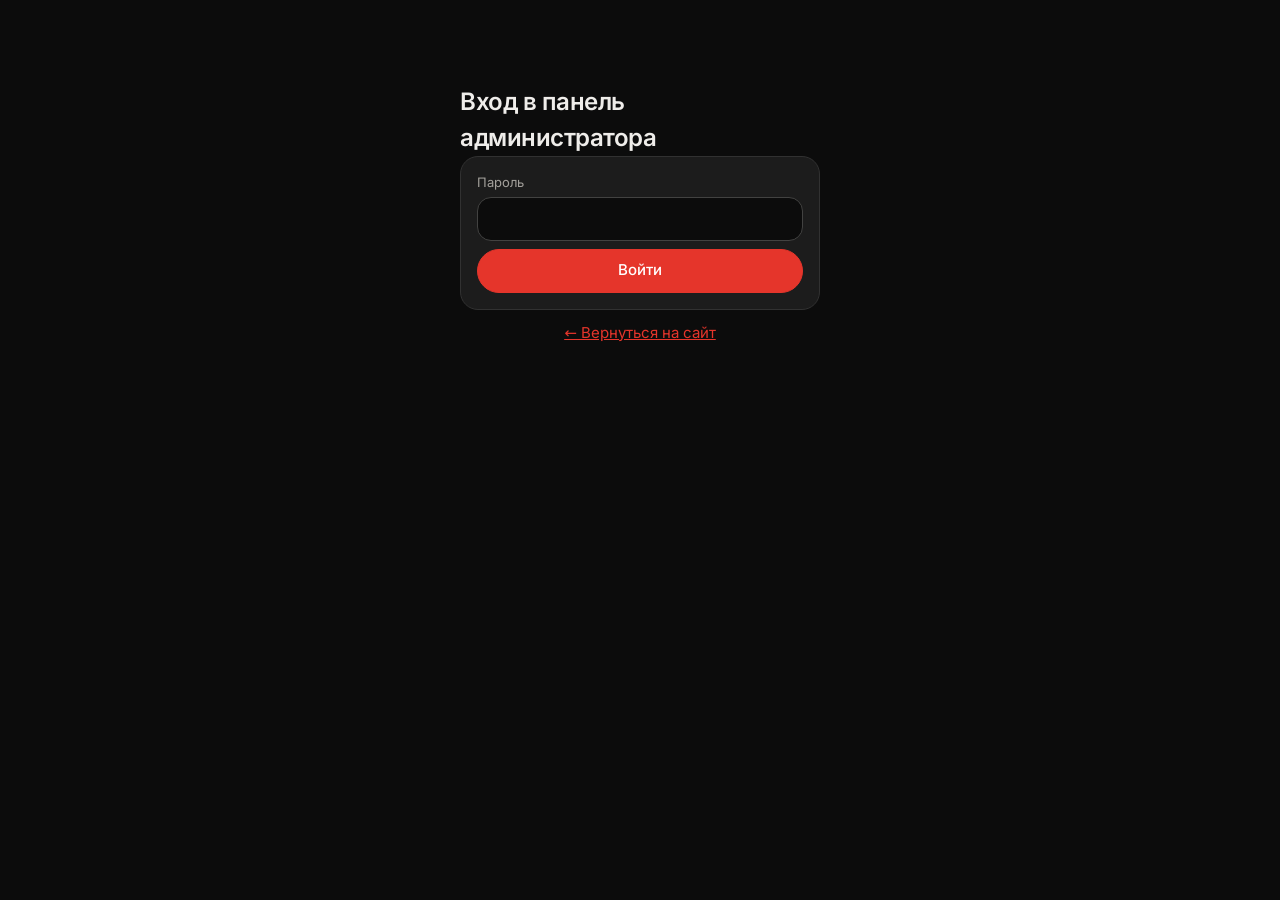
<file: admin.html>
<!DOCTYPE html>
<html lang="ru">
<head>
<meta charset="utf-8">
<meta name="viewport" content="width=device-width, initial-scale=1">
<meta name="robots" content="noindex, nofollow">
<title>Панель администратора</title>
<link rel="icon" type="image/png" href="favicon.png">
<link rel="stylesheet" href="fonts/fonts.css">
<style>
:root{--bg:#0C0C0C;--card:#1C1C1C;--ink:#EFEDEA;--muted:#A3A09B;--line:#313131;--line2:#424241;--accent:#E5352B;--on-accent:#FFFFFF;--red:#FF7B70;--ok:#8CC98A;--warn:#EBB54A}
*{box-sizing:border-box;margin:0}
body{font-family:Inter,system-ui,-apple-system,"Segoe UI",Roboto,sans-serif;background:var(--bg);color:var(--ink);line-height:1.5;font-size:15px;padding:24px 16px}
a{color:var(--accent)}
:focus-visible{outline:2px solid var(--accent);outline-offset:2px}
.wrap{max-width:1100px;margin:0 auto}
h1{font-size:24px;font-weight:600;letter-spacing:-.02em}
h2{font-size:18px;font-weight:600;margin:20px 0 8px}
h3{font-size:15px;font-weight:600;margin-bottom:6px}
.layout{display:grid;grid-template-columns:200px minmax(0,1fr);grid-template-areas:"top top" "tabs main";column-gap:32px}
.top{grid-area:top;padding-bottom:16px;border-bottom:1px solid var(--line);margin-bottom:24px}
.tabs{grid-area:tabs;align-self:start;flex-direction:column;gap:4px;margin:0;position:sticky;top:24px}
.tabs button{border:0;background:transparent;color:var(--muted);text-align:left;padding:12px;font-size:15px}
.tabs button.on{background:var(--ink);color:var(--bg)}
#pb,#pc{grid-area:main;min-width:0}
.card{background:var(--card);border:1px solid var(--line);border-radius:8px;padding:16px;margin-bottom:12px}
button{font:inherit;cursor:pointer;border-radius:6px;border:1px solid var(--line2);background:var(--card);color:var(--ink);padding:9px 14px;min-height:44px}
a.btnlink{display:inline-flex;align-items:center;font:inherit;border-radius:6px;border:1px solid var(--line2);background:var(--card);color:var(--ink);padding:9px 14px;min-height:44px;text-decoration:none}
button.primary{background:var(--accent);border-color:var(--accent);color:var(--on-accent);font-weight:500}
button.danger{background:var(--card);color:var(--red);border-color:var(--red)}
button:disabled{opacity:.5;cursor:default}
input,select{font:inherit;padding:9px 10px;min-height:44px;border:1px solid var(--line2);border-radius:6px;background:var(--bg);color:var(--ink);width:100%;min-width:0}
input:focus,select:focus{border-color:var(--ink)}
label.f{display:grid;gap:4px;font-size:13px;color:var(--muted)}
.row{display:flex;gap:8px;flex-wrap:wrap;align-items:flex-end}
.row>*{flex:1 1 140px}
.row>button{flex:0 0 auto}
.top{display:flex;justify-content:space-between;align-items:center;gap:8px}
.tabs{display:flex}
.bk{display:grid;grid-template-columns:70px 1fr auto;gap:10px;align-items:center;padding:12px 0;border-top:1px solid var(--line)}
.bk:first-child{border-top:0}
.bk .t{font-weight:600;font-size:18px}
.bk small{color:var(--muted)}
.badge{display:inline-block;font-size:12px;padding:1px 8px;border-radius:99px;border:1px solid currentColor;margin-left:6px}
.new{color:var(--warn)}.okb{color:var(--ok)}
.acts{display:flex;gap:6px;flex-wrap:wrap;justify-content:flex-end}
.days{font-weight:600;margin:16px 0 6px;text-transform:capitalize}
.hours{display:grid;grid-template-columns:repeat(auto-fill,minmax(110px,1fr));gap:6px;margin-top:8px}
/* вкладки настроек и закреплённая внизу кнопка сохранения */
.stabs{display:flex;flex-wrap:wrap;gap:6px;margin-bottom:14px}
.stabs button{min-height:40px;padding:8px 16px;background:transparent;color:var(--muted)}
.stabs button.on{background:var(--ink);color:var(--bg);border-color:var(--ink)}
.savebar{position:sticky;bottom:0;z-index:3;display:flex;flex-wrap:wrap;align-items:center;gap:12px;padding:12px 0;background:var(--bg);border-top:1px solid var(--line)}
.savebar .msg{margin:0;color:var(--muted)}
.savebar .msg.good{color:var(--ok)}.savebar .msg.err{color:var(--red)}
/* цены услуги: по рамке на уровень мастера, внутри цена и минуты */
.lvls{display:grid;grid-template-columns:repeat(auto-fit,minmax(200px,1fr));gap:10px;margin-top:10px}
.lvl{border:1px solid var(--line);border-radius:14px;padding:10px 12px}
.lvl-t{font-size:13px;font-weight:600;color:var(--warn);margin-bottom:6px}
.lvl .two{display:grid;grid-template-columns:1fr 1fr;gap:8px}
.msg{margin:8px 0;font-size:14px}.msg.err{color:var(--red)}.msg.good{color:var(--ok)}
.hint{color:var(--muted);font-size:13px}
.empty{color:var(--muted);padding:12px 0}
@media (max-width:760px){.layout{grid-template-columns:1fr;grid-template-areas:"top" "tabs" "main"}.tabs{flex-direction:row;margin-bottom:12px}.bk{grid-template-columns:60px 1fr}.acts{grid-column:1/-1;justify-content:flex-start}}
/* === Скругления: единый стиль форм и кнопок === */
button,a.btnlink{border-radius:999px}
input,select{border-radius:14px}
/* свой вид списков: Safari иначе рисует их светлыми, и текст на тёмной теме не читается */
select{-webkit-appearance:none;appearance:none;padding-right:36px;background:var(--bg) url("data:image/svg+xml,%3Csvg xmlns='http://www.w3.org/2000/svg' viewBox='0 0 24 24' fill='none' stroke='%23E5352B' stroke-width='2'%3E%3Cpath d='m6 9 6 6 6-6'/%3E%3C/svg%3E") no-repeat right 12px center/16px}
select option{background:var(--card);color:var(--ink)}
.card{border-radius:18px}
.bk,.bk:first-child{padding:12px 14px;margin-bottom:8px;border:1px solid var(--line);border-radius:14px;background:var(--bg)}
</style>
</head>
<body>
<div class="wrap">

<div id="login" style="display:none;max-width:360px;margin:60px auto">
  <h1>Вход в панель администратора</h1>
  <form id="lf" class="card">
    <label class="f">Пароль<input id="pw" type="password" autocomplete="current-password" required></label>
    <p class="msg err" id="lerr"></p>
    <button class="primary" type="submit" style="width:100%">Войти</button>
  </form>
  <p style="text-align:center"><a href="index.html">← Вернуться на сайт</a></p>
</div>

<div id="app" style="display:none">
<div class="layout">
  <div class="top"><h1>Панель администратора</h1><div class="row" style="flex:0 0 auto;gap:8px;flex-wrap:nowrap"><a class="btnlink" href="index.html">На сайт</a><button id="out" type="button">Выйти</button></div></div>
  <div class="tabs"><button type="button" id="tb" class="on">Записи</button><button type="button" id="tc">Настройки</button></div>

  <div id="pb">
    <div class="card">
      <h3>Добавить запись вручную</h3>
      <p class="hint">Для звонков и тех, кто пришёл сам. Время сразу станет занятым на сайте. Так же можно закрыть время мастера.</p>
      <form id="mf" class="row" style="margin-top:8px"></form>
      <p class="msg" id="mmsg"></p>
    </div>
    <div class="top"><h2 style="margin:0">Ближайшие записи</h2>
      <div class="row" style="flex:0 1 320px"><select id="fm"></select><button id="rf" type="button">Обновить</button></div></div>
    <p class="msg err" id="berr"></p>
    <div id="books"></div>
  </div>

  <div id="pc" style="display:none">
    <div id="cfg"></div>
  </div>
</div>
</div>
</div>

<script>
var W = 'https://kasta-zayavki.kenny-ki.workers.dev';
var tok = sessionStorage.getItem('tk') || '';
var DAYS = ['Пн','Вт','Ср','Чт','Пт','Сб','Вс'];
var CFG = null, model = null, BOOKS = [], timer = null;
function $(id){ return document.getElementById(id); }
function el(t, c, x){ var n = document.createElement(t); if (c) n.className = c; if (x != null) n.textContent = x; return n; }

function api(path, body){
  var o = {headers: {'Authorization': 'Bearer ' + tok}};
  if (body !== undefined){ o.method = 'POST'; o.headers['Content-Type'] = 'application/json'; o.body = JSON.stringify(body); }
  return fetch(W + path, o).then(function(r){
    return r.json().catch(function(){ return {}; }).then(function(j){
      if (r.status === 401 && path !== '/admin/login'){ logout(); throw new Error('Войдите заново'); }
      if (!r.ok) throw new Error(j.error || ('Ошибка ' + r.status));
      return j;
    });
  });
}
function show(){
  var on = !!tok;
  $('login').style.display = on ? 'none' : 'block';
  $('app').style.display = on ? 'block' : 'none';
  if (on) init();
}
function logout(){ tok = ''; sessionStorage.removeItem('tk'); clearInterval(timer); document.title = 'Панель администратора'; show(); }
$('out').onclick = logout;
$('lf').onsubmit = function(e){
  e.preventDefault(); $('lerr').textContent = '';
  fetch(W + '/admin/login', {method: 'POST', headers: {'Content-Type': 'application/json'}, body: JSON.stringify({password: $('pw').value})})
    .then(function(r){ return r.json().then(function(j){ return {ok: r.ok, j: j}; }); })
    .then(function(x){
      if (!x.ok) throw new Error(x.j.error || 'Ошибка входа');
      tok = x.j.token; sessionStorage.setItem('tk', tok); $('pw').value = ''; show();
    })
    .catch(function(err){ $('lerr').textContent = err.message; });
};
function tab(t){
  $('pb').style.display = t === 'b' ? 'block' : 'none';
  $('pc').style.display = t === 'c' ? 'block' : 'none';
  $('tb').className = t === 'b' ? 'on' : ''; $('tc').className = t === 'c' ? 'on' : '';
}
$('tb').onclick = function(){ tab('b'); }; $('tc').onclick = function(){ tab('c'); };

function init(){
  fetch(W + '/config', {cache: 'no-cache'}).then(function(r){ return r.json(); }).then(function(c){
    CFG = c; model = JSON.parse(JSON.stringify(c));
    renderManual(); renderFilter(); renderCfg(); loadBooks();
    clearInterval(timer); timer = setInterval(function(){ if (!document.hidden) loadBooks(); }, 30000);
  }).catch(function(){ $('berr').textContent = 'Не удалось загрузить настройки. Проверьте Worker в Cloudflare.'; });}
function masterName(id){ var m = CFG.masters.filter(function(x){ return x.id === id; })[0]; return m ? m.name : id; }

/* ---------- записи ---------- */
function renderFilter(){
  var s = $('fm'); s.innerHTML = '';
  var o = el('option', '', 'Все мастера'); o.value = ''; s.appendChild(o);
  CFG.masters.forEach(function(m){ var x = el('option', '', m.name); x.value = m.id; s.appendChild(x); });
  s.onchange = renderBooks; $('rf').onclick = loadBooks;
}
function loadBooks(){
  $('berr').textContent = '';
  api('/admin/bookings').then(function(j){ BOOKS = j; renderBooks(); })
    .catch(function(e){ $('berr').textContent = e.message; });
}
function renderBooks(){
  var box = $('books'); box.innerHTML = '';
  var nw = BOOKS.filter(function(b){ return b.status !== 'ok'; }).length;
  document.title = (nw ? '(' + nw + ') ' : '') + 'Панель администратора';
  var f = $('fm').value, last = '', card = null, n = 0;
  var today = new Date(); today.setDate(today.getDate() - 1);
  BOOKS.filter(function(b){ return !f || b.master === f; }).forEach(function(b){
    n++;
    if (b.date !== last){
      last = b.date;
      var d = new Date(b.date + 'T12:00:00');
      box.appendChild(el('div', 'days', d.toLocaleDateString('ru-RU', {weekday: 'long', day: 'numeric', month: 'long'})));
      card = el('div', 'card'); box.appendChild(card);
    }
    var row = el('div', 'bk');
    row.appendChild(el('div', 't', b.time || '—'));
    var mid = el('div');
    var l1 = el('div'); l1.appendChild(el('strong', '', b.name || 'Без имени'));
    var bd = el('span', 'badge ' + (b.status === 'ok' ? 'okb' : 'new'), b.status === 'ok' ? 'Подтверждена' : 'Новая'); l1.appendChild(bd);
    if (b.manual) l1.appendChild(el('span', 'badge', 'вручную'));
    mid.appendChild(l1);
    var l2 = el('small', '', masterName(b.master) + ', ' + (b.service || ''));
    mid.appendChild(l2);
    if (b.phone && b.phone !== '—'){
      mid.appendChild(document.createElement('br'));
      var a = el('a', '', b.phone); a.href = 'tel:' + b.phone.replace(/[^\d+]/g, ''); mid.appendChild(a);
    }
    row.appendChild(mid);
    var ac = el('div', 'acts');
    if (b.status !== 'ok'){ var ok = el('button', 'primary', 'Подтвердить'); ok.onclick = function(){ act(b.id, 'ok'); }; ac.appendChild(ok); }
    var no = el('button', 'danger', 'Отменить');
    no.onclick = function(){ if (confirm('Отменить запись «' + (b.name || '') + '» на ' + b.date + ' ' + (b.time || '') + '? Время освободится на сайте.')) act(b.id, 'no'); };
    ac.appendChild(no); row.appendChild(ac); card.appendChild(row);
  });
  if (!n) box.appendChild(el('p', 'empty', 'Записей пока нет.'));
}
function act(id, a){ api('/admin/action', {id: id, act: a}).then(loadBooks).catch(function(e){ $('berr').textContent = e.message; }); }

function renderManual(){
  var f = $('mf'); f.innerHTML = '';
  function sel(label, id, opts){ var l = el('label', 'f', label), s = el('select'); s.id = id;
    opts.forEach(function(o){ var x = el('option', '', o[1]); x.value = o[0]; s.appendChild(x); }); l.appendChild(s); f.appendChild(l); }
  sel('Мастер', 'mm', CFG.masters.map(function(m){ return [m.id, m.name + ' (' + m.level.toLowerCase() + ')']; }));
  sel('Услуга', 'ms', []);
  // услуги только те, что есть у уровня выбранного мастера
  function fillSvc(){
    var m = CFG.masters.filter(function(x){ return x.id === $('mm').value; })[0], s = $('ms'); s.innerHTML = '';
    CFG.services.forEach(function(v){ var p = m && v.prices[m.level]; if (!p || !p.minutes) return;
      var x = el('option', '', v.name + ' (' + p.minutes + ' мин, ' + p.price + ' ₽)'); x.value = v.name; s.appendChild(x); });
  }
  $('mm').onchange = fillSvc; fillSvc();
  var dl = el('label', 'f', 'Дата'), di = el('input'); di.type = 'date'; di.id = 'md'; di.required = true;
  var t = new Date(); di.value = t.getFullYear() + '-' + ('0' + (t.getMonth() + 1)).slice(-2) + '-' + ('0' + t.getDate()).slice(-2);
  dl.appendChild(di); f.appendChild(dl);
  var times = []; for (var m = 8 * 60; m < 23 * 60; m += 30) times.push([('0' + Math.floor(m / 60)).slice(-2) + ':' + (m % 60 ? '30' : '00')]);
  sel('Время', 'mt', times.map(function(x){ return [x[0], x[0]]; }));
  var nl = el('label', 'f', 'Имя (необязательно)'), ni = el('input'); ni.id = 'mn'; nl.appendChild(ni); f.appendChild(nl);
  var pl = el('label', 'f', 'Телефон (необязательно)'), pi = el('input'); pi.id = 'mp'; pi.type = 'tel'; pl.appendChild(pi); f.appendChild(pl);
  var b = el('button', 'primary', 'Добавить'); b.type = 'submit'; f.appendChild(b);
  f.onsubmit = function(e){
    e.preventDefault(); var msg = $('mmsg'); msg.className = 'msg'; msg.textContent = '';
    api('/admin/book', {master: $('mm').value, service: $('ms').value, date: $('md').value, time: $('mt').value, name: $('mn').value, phone: $('mp').value})
      .then(function(){ msg.className = 'msg good'; msg.textContent = 'Запись добавлена, время занято.'; $('mn').value = ''; $('mp').value = ''; loadBooks(); })
      .catch(function(err){ msg.className = 'msg err'; msg.textContent = err.message; });
  };
}

/* ---------- настройки ---------- */
function field(label, obj, key, type){
  var l = el('label', 'f', label), i = el('input'); i.type = type || 'text';
  i.value = obj[key] == null ? '' : obj[key];
  i.oninput = function(){ obj[key] = type === 'number' ? Number(i.value) : i.value; };
  l.appendChild(i); return l;
}
// вкладки настроек: показывается один блок, сохраняются все сразу
var SECS = [['svc', 'Услуги и цены'], ['mst', 'Мастера и график'], ['shop', 'Салон'], ['gen', 'Общие']], SEC = 'svc';
function renderCfg(){
  var box = $('cfg'); box.innerHTML = '';
  var bar = el('div', 'stabs'); bar.setAttribute('role', 'tablist'); box.appendChild(bar);
  var g = el('div', 'card'); g.appendChild(el('h3', '', 'Общие'));
  g.appendChild(field('Записываться на дней вперёд (1-120)', model, 'ahead', 'number')); g.dataset.sec = 'gen'; box.appendChild(g);

  var s = el('div', 'card'); s.appendChild(el('h3', '', 'Салон'));
  var r1 = el('div', 'row'); ['name', 'address', 'note', 'phone', 'phone2', 'email', 'vk', 'tg'].forEach(function(k, i){
    r1.appendChild(field(['Название (без слова «Барбершоп»)', 'Адрес', 'Как найти', 'Телефон', 'Второй телефон', 'E-mail', 'Ссылка ВКонтакте', 'Ссылка Telegram'][i], model.shop, k)); });
  s.appendChild(r1); s.appendChild(el('h3', '', 'Часы работы салона (текст на сайте)')).style.marginTop = '10px';
  model.shop.hours.forEach(function(h, i){
    var r = el('div', 'row'); r.style.marginBottom = '6px';
    r.appendChild(field('Дни', h, 0)); r.appendChild(field('Часы', h, 1));
    var d = el('button', 'danger', 'Убрать'); d.type = 'button'; d.onclick = function(){ model.shop.hours.splice(i, 1); renderCfg(); }; r.appendChild(d);
    s.appendChild(r);
  });
  var ah = el('button', '', 'Добавить строку'); ah.type = 'button'; ah.onclick = function(){ model.shop.hours.push(['', '']); renderCfg(); }; s.appendChild(ah);
  s.dataset.sec = 'shop'; box.appendChild(s);

  var sv = el('div', 'card'); sv.appendChild(el('h3', '', 'Услуги и цены'));
  sv.appendChild(el('p', 'hint', 'Цена и минуты для каждого уровня мастера. Пустая цена: уровень эту услугу не делает. Пустые минуты: на сайте видна цена, но записаться можно только по телефону.'));
  model.services.forEach(function(x, i){
    var c = el('div'); c.style.cssText = 'border-top:1px solid var(--line);padding-top:10px;margin-top:10px';
    var r = el('div', 'row'); r.appendChild(field('Название', x, 'name')); r.appendChild(field('Описание', x, 'desc')); r.appendChild(field('Группа в прайсе', x, 'group'));
    var d = el('button', 'danger', 'Убрать'); d.type = 'button'; d.onclick = function(){ model.services.splice(i, 1); renderCfg(); }; r.appendChild(d);
    c.appendChild(r);
    var g = el('div', 'lvls');
    model.levels.forEach(function(l){
      var p = x.prices[l] || {price: null, minutes: null}, box = el('div', 'lvl');
      box.appendChild(el('div', 'lvl-t', l)); var two = el('div', 'two'); box.appendChild(two); g.appendChild(box);
      [['price', 'Цена, ₽'], ['minutes', 'Минут']].forEach(function(f){
        var lb = el('label', 'f', f[1]), inp = el('input'); inp.type = 'number'; inp.value = p[f[0]] == null ? '' : p[f[0]];
        inp.oninput = function(){
          var v = inp.value === '' ? null : Number(inp.value), cur = x.prices[l] || {price: null, minutes: null};
          cur[f[0]] = v; if (cur.price == null) delete x.prices[l]; else x.prices[l] = cur;
        };
        lb.appendChild(inp); two.appendChild(lb);
      });
    });
    c.appendChild(g); sv.appendChild(c);
  });
  var as = el('button', '', 'Добавить услугу'); as.type = 'button'; as.style.marginTop = '12px';
  as.onclick = function(){ var pr = {}; pr[model.levels[0]] = {price: 1000, minutes: 30}; model.services.push({name: 'Новая услуга', group: 'Дополнительно', desc: '', prices: pr}); renderCfg(); }; sv.appendChild(as);
  sv.dataset.sec = 'svc'; box.appendChild(sv);

  var ms = el('div', 'card'); ms.appendChild(el('h3', '', 'Мастера и график'));
  ms.appendChild(el('p', 'hint', 'Часы в формате 10:00-21:00 (шаг 30 минут). Пустое поле означает выходной. Мастер без рабочих дней скрыт на сайте. Удалить мастера нельзя, чтобы не потерять записи. Фото мастера — файл m1.jpg, m2.jpg и так далее (номер в скобках у имени) в папке сайта на GitHub.'));
  model.masters.forEach(function(m){
    var c = el('div'); c.style.cssText = 'border-top:1px solid var(--line);padding-top:10px;margin-top:10px';
    var r = el('div', 'row'); r.appendChild(field('Имя (' + m.id + ')', m, 'name')); r.appendChild(field('Стаж', m, 'exp'));
    var ll = el('label', 'f', 'Уровень'), ls = el('select');
    model.levels.forEach(function(l){ var o = el('option', '', l); o.value = l; ls.appendChild(o); });
    ls.value = m.level; ls.onchange = function(){ m.level = ls.value; }; ll.appendChild(ls); r.appendChild(ll); c.appendChild(r);
    var h = el('div', 'hours'); DAYS.forEach(function(d){ var l = field(d, m.hours, d); l.querySelector('input').placeholder = 'выходной'; h.appendChild(l); });
    c.appendChild(h); ms.appendChild(c);
  });
  var am = el('button', '', 'Добавить мастера'); am.type = 'button'; am.style.marginTop = '12px';
  am.onclick = function(){
    var n = Math.max.apply(null, model.masters.map(function(m){ return +m.id.slice(1); })) + 1, hr = {};
    DAYS.forEach(function(d){ hr[d] = ''; });
    model.masters.push({id: 'm' + n, name: 'Новый мастер', level: model.levels[model.levels.length - 1], exp: '', hours: hr}); renderCfg();
  };
  ms.appendChild(am); ms.dataset.sec = 'mst'; box.appendChild(ms);

  SECS.forEach(function(x){
    var b = el('button', SEC === x[0] ? 'on' : '', x[1]); b.type = 'button'; b.setAttribute('role', 'tab'); b.setAttribute('aria-selected', SEC === x[0]);
    b.onclick = function(){ SEC = x[0]; renderCfg(); window.scrollTo(0, 0); }; bar.appendChild(b);
  });
  [].forEach.call(box.querySelectorAll('.card[data-sec]'), function(c){ c.hidden = c.dataset.sec !== SEC; });

  var sb = el('button', 'primary', 'Сохранить настройки'); sb.type = 'button';
  var msg = el('p', 'msg', 'Сохраняются все вкладки сразу, на сайте изменения появятся в течение минуты.');
  sb.onclick = function(){
    msg.className = 'msg'; msg.textContent = 'Сохраняем…';
    api('/admin/config', {config: model}).then(function(){
      CFG = JSON.parse(JSON.stringify(model)); msg.className = 'msg good'; msg.textContent = 'Сохранено. Сайт подхватит изменения в течение минуты.';
      renderManual(); renderFilter(); renderBooks();
    }).catch(function(e){ msg.className = 'msg err'; msg.textContent = e.message; });
  };
  var save = el('div', 'savebar'); save.appendChild(sb); save.appendChild(msg); box.appendChild(save);
}
show();
</script>
</body>
</html>
</file>
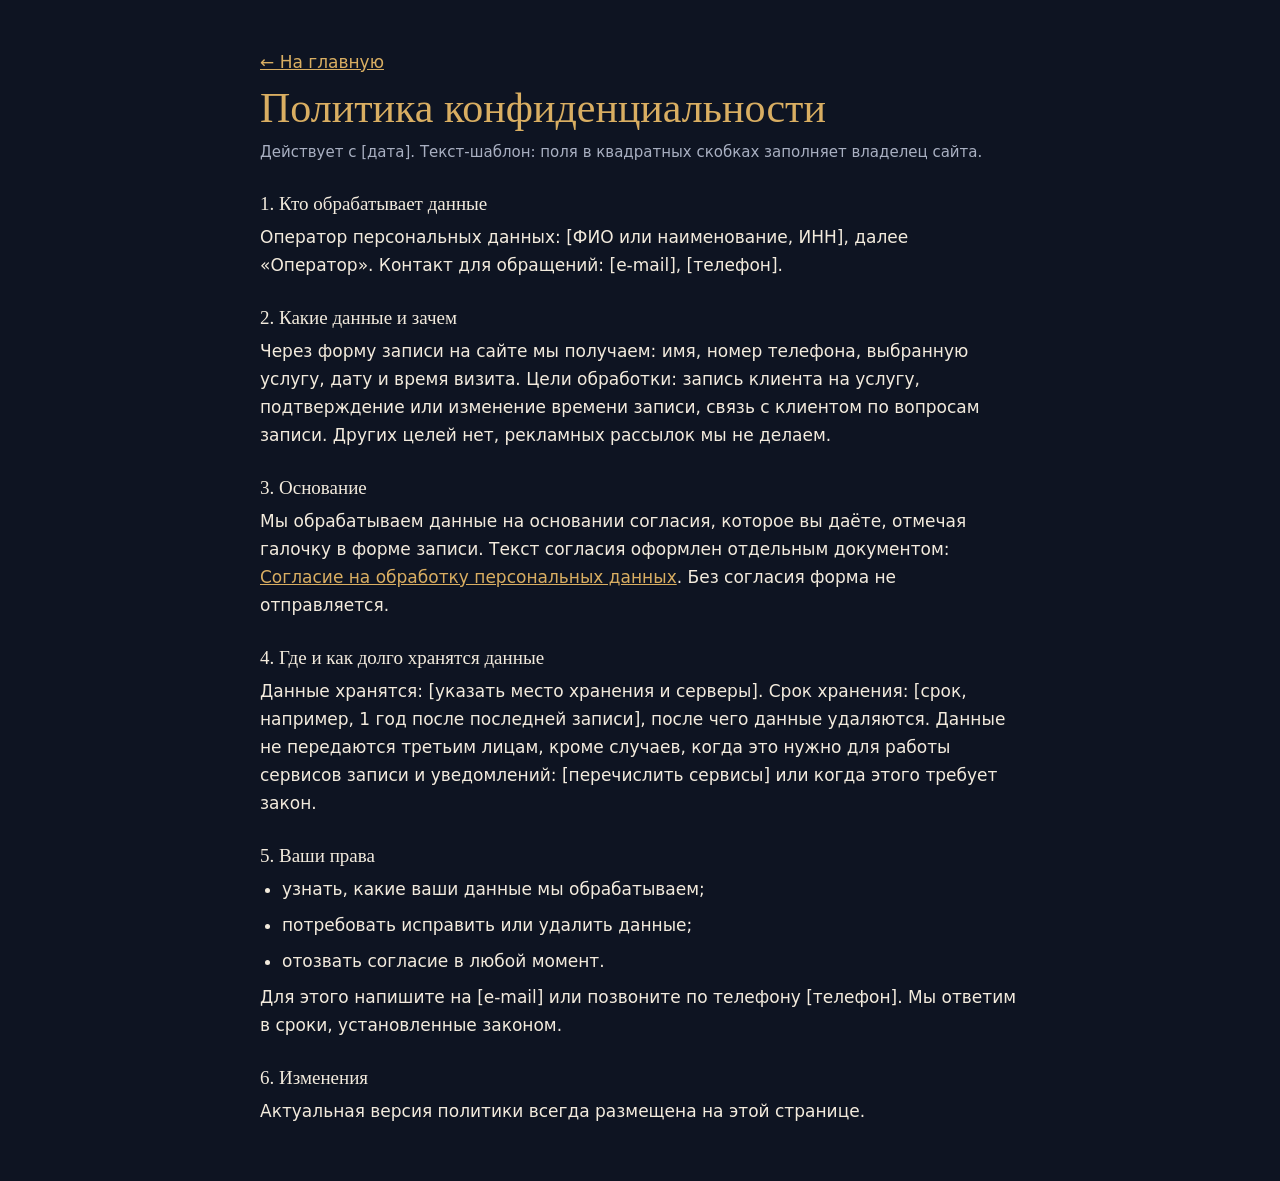
<file: privacy.html>
<!DOCTYPE html>
<html lang="ru">
<head>
<meta name="robots" content="noindex">
<meta charset="utf-8">
<meta name="viewport" content="width=device-width, initial-scale=1">
<title>Политика конфиденциальности</title>
<link rel="icon" type="image/png" href="favicon.png">
<link rel="stylesheet" href="fonts/fonts.css">
<style>
:root{--bg:#0E1422;--ink:#F3EBDD;--muted:#A9B0C2;--gold:#D9AE62}
*{box-sizing:border-box;margin:0}
body{font-family:Rubik,system-ui,sans-serif;background:var(--bg);color:var(--ink);line-height:1.65;font-size:17px;padding:48px 24px}
main{max-width:760px;margin:0 auto}
h1,h2{font-family:"Yeseva One",Georgia,serif;font-weight:400;line-height:1.15}
h1{font-size:clamp(28px,6vw,42px);margin-bottom:8px;color:var(--gold)}
h2{font-size:19px;margin:28px 0 8px}
p,li{margin-bottom:8px}
ul{padding-left:22px}
a{color:var(--gold)}
:focus-visible{outline:2px solid var(--gold);outline-offset:3px}
.muted{color:var(--muted);font-size:15px}
</style>
</head>
<body>
<main>
<p><a href="index.html">← На главную</a></p>
<h1>Политика конфиденциальности</h1>
<p class="muted">Действует с [дата]. Текст-шаблон: поля в квадратных скобках заполняет владелец сайта.</p>

<h2>1. Кто обрабатывает данные</h2>
<p>Оператор персональных данных: [ФИО или наименование, ИНН], далее «Оператор». Контакт для обращений: [e-mail], [телефон].</p>

<h2>2. Какие данные и зачем</h2>
<p>Через форму записи на сайте мы получаем: имя, номер телефона, выбранную услугу, дату и время визита. Цели обработки: запись клиента на услугу, подтверждение или изменение времени записи, связь с клиентом по вопросам записи. Других целей нет, рекламных рассылок мы не делаем.</p>

<h2>3. Основание</h2>
<p>Мы обрабатываем данные на основании согласия, которое вы даёте, отмечая галочку в форме записи. Текст согласия оформлен отдельным документом: <a href="soglasie.html">Согласие на обработку персональных данных</a>. Без согласия форма не отправляется.</p>

<h2>4. Где и как долго хранятся данные</h2>
<p>Данные хранятся: [указать место хранения и серверы]. Срок хранения: [срок, например, 1 год после последней записи], после чего данные удаляются. Данные не передаются третьим лицам, кроме случаев, когда это нужно для работы сервисов записи и уведомлений: [перечислить сервисы] или когда этого требует закон.</p>

<h2>5. Ваши права</h2>
<ul>
<li>узнать, какие ваши данные мы обрабатываем;</li>
<li>потребовать исправить или удалить данные;</li>
<li>отозвать согласие в любой момент.</li>
</ul>
<p>Для этого напишите на [e-mail] или позвоните по телефону [телефон]. Мы ответим в сроки, установленные законом.</p>

<h2>6. Изменения</h2>
<p>Актуальная версия политики всегда размещена на этой странице.</p>
</main>
</body>
</html>
</file>
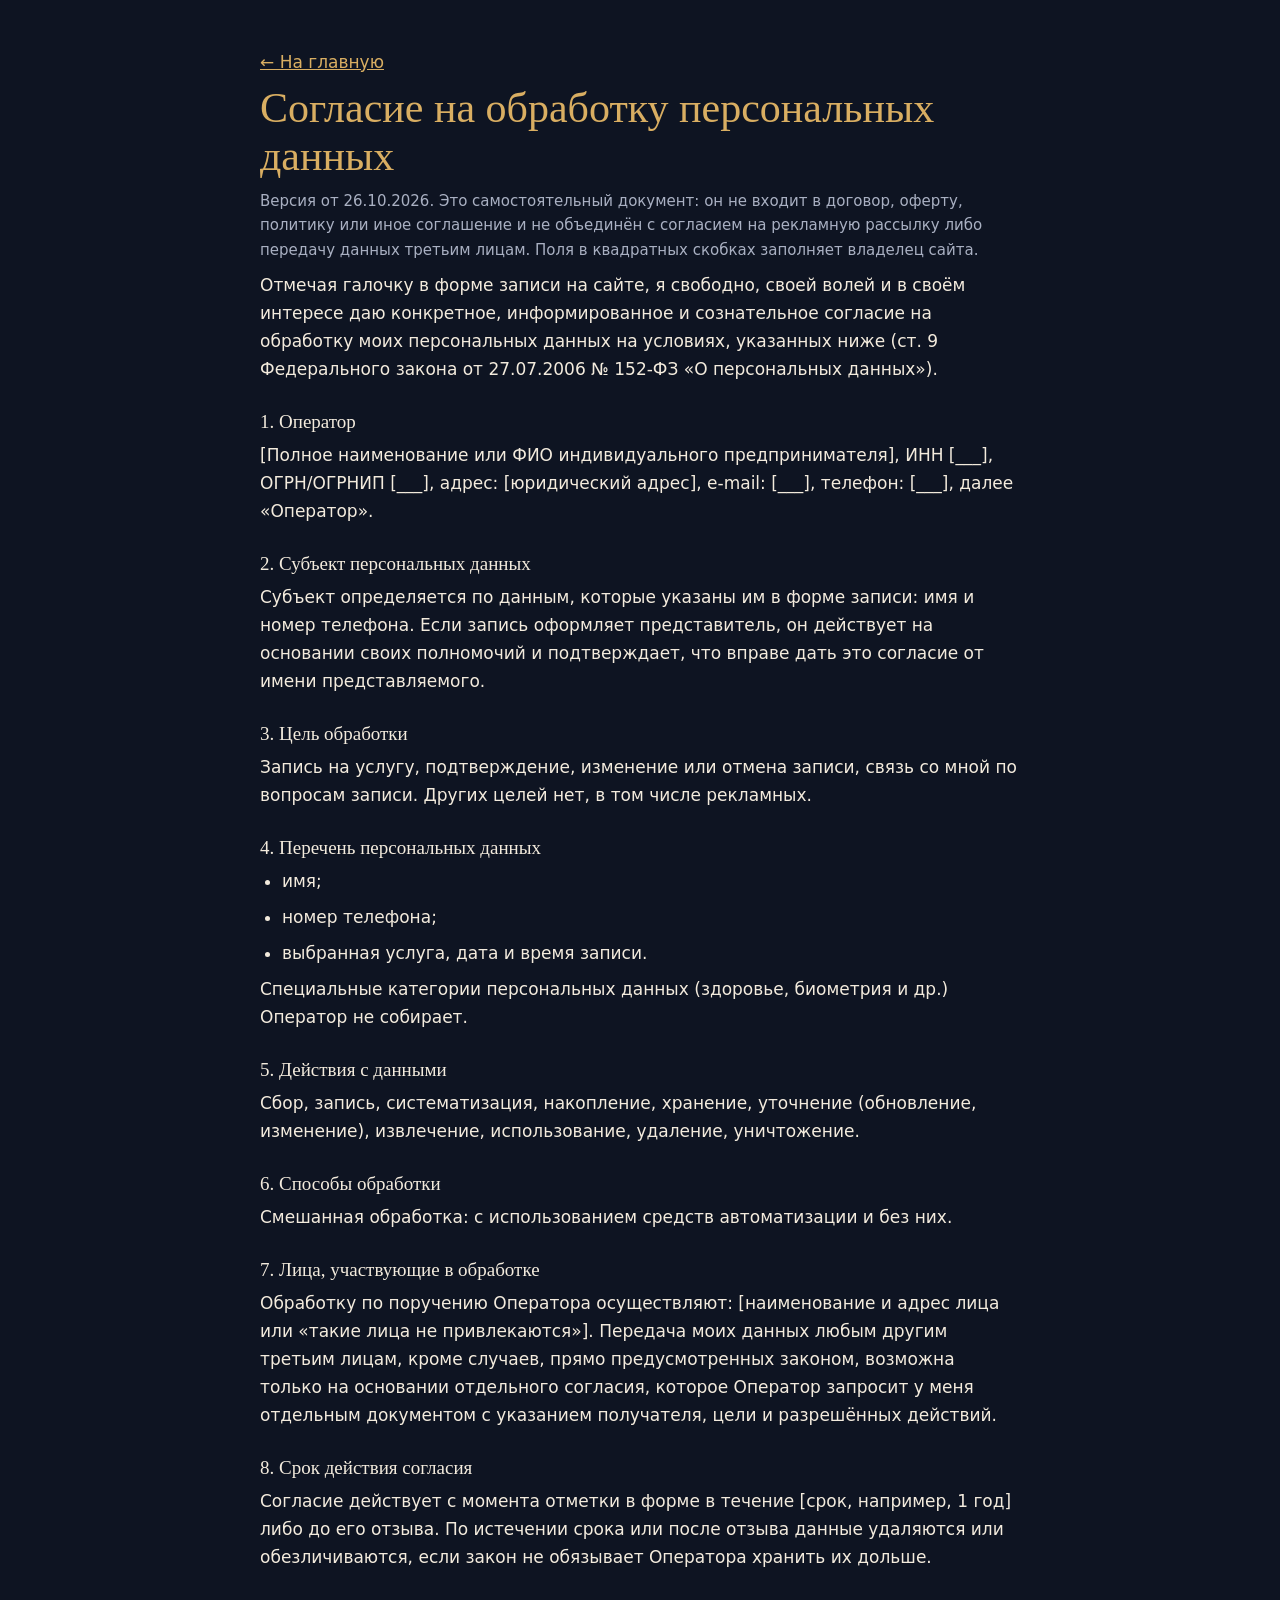
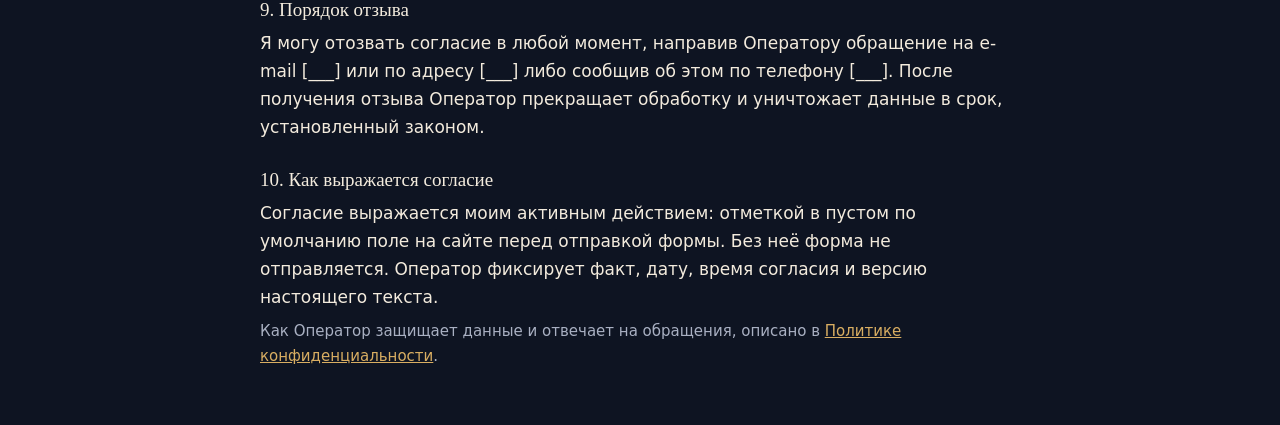
<file: soglasie.html>
<!DOCTYPE html>
<html lang="ru">
<head>
<meta name="robots" content="noindex">
<meta charset="utf-8">
<meta name="viewport" content="width=device-width, initial-scale=1">
<title>Согласие на обработку персональных данных</title>
<link rel="icon" type="image/png" href="favicon.png">
<link rel="stylesheet" href="fonts/fonts.css">
<style>
:root{--bg:#0E1422;--ink:#F3EBDD;--muted:#A9B0C2;--gold:#D9AE62}
*{box-sizing:border-box;margin:0}
body{font-family:Rubik,system-ui,sans-serif;background:var(--bg);color:var(--ink);line-height:1.65;font-size:17px;padding:48px 24px}
main{max-width:760px;margin:0 auto}
h1,h2{font-family:"Yeseva One",Georgia,serif;font-weight:400;line-height:1.15}
h1{font-size:clamp(28px,6vw,42px);margin-bottom:8px;color:var(--gold)}
h2{font-size:19px;margin:28px 0 8px}
p,li{margin-bottom:8px}
ul{padding-left:22px}
a{color:var(--gold)}
:focus-visible{outline:2px solid var(--gold);outline-offset:3px}
.muted{color:var(--muted);font-size:15px}
</style>
</head>
<body>
<main>
<p><a href="index.html">← На главную</a></p>
<h1>Согласие на обработку персональных данных</h1>
<p class="muted">Версия от 26.10.2026. Это самостоятельный документ: он не входит в договор, оферту, политику или иное соглашение и не объединён с согласием на рекламную рассылку либо передачу данных третьим лицам. Поля в квадратных скобках заполняет владелец сайта.</p>

<p>Отмечая галочку в форме записи на сайте, я свободно, своей волей и в своём интересе даю конкретное, информированное и сознательное согласие на обработку моих персональных данных на условиях, указанных ниже (ст. 9 Федерального закона от 27.07.2006 № 152-ФЗ «О персональных данных»).</p>

<h2>1. Оператор</h2>
<p>[Полное наименование или ФИО индивидуального предпринимателя], ИНН [___], ОГРН/ОГРНИП [___], адрес: [юридический адрес], e-mail: [___], телефон: [___], далее «Оператор».</p>

<h2>2. Субъект персональных данных</h2>
<p>Субъект определяется по данным, которые указаны им в форме записи: имя и номер телефона. Если запись оформляет представитель, он действует на основании своих полномочий и подтверждает, что вправе дать это согласие от имени представляемого.</p>

<h2>3. Цель обработки</h2>
<p>Запись на услугу, подтверждение, изменение или отмена записи, связь со мной по вопросам записи. Других целей нет, в том числе рекламных.</p>

<h2>4. Перечень персональных данных</h2>
<ul>
<li>имя;</li>
<li>номер телефона;</li>
<li>выбранная услуга, дата и время записи.</li>
</ul>
<p>Специальные категории персональных данных (здоровье, биометрия и др.) Оператор не собирает.</p>

<h2>5. Действия с данными</h2>
<p>Сбор, запись, систематизация, накопление, хранение, уточнение (обновление, изменение), извлечение, использование, удаление, уничтожение.</p>

<h2>6. Способы обработки</h2>
<p>Смешанная обработка: с использованием средств автоматизации и без них.</p>

<h2>7. Лица, участвующие в обработке</h2>
<p>Обработку по поручению Оператора осуществляют: [наименование и адрес лица или «такие лица не привлекаются»]. Передача моих данных любым другим третьим лицам, кроме случаев, прямо предусмотренных законом, возможна только на основании отдельного согласия, которое Оператор запросит у меня отдельным документом с указанием получателя, цели и разрешённых действий.</p>

<h2>8. Срок действия согласия</h2>
<p>Согласие действует с момента отметки в форме в течение [срок, например, 1 год] либо до его отзыва. По истечении срока или после отзыва данные удаляются или обезличиваются, если закон не обязывает Оператора хранить их дольше.</p>

<h2>9. Порядок отзыва</h2>
<p>Я могу отозвать согласие в любой момент, направив Оператору обращение на e-mail [___] или по адресу [___] либо сообщив об этом по телефону [___]. После получения отзыва Оператор прекращает обработку и уничтожает данные в срок, установленный законом.</p>

<h2>10. Как выражается согласие</h2>
<p>Согласие выражается моим активным действием: отметкой в пустом по умолчанию поле на сайте перед отправкой формы. Без неё форма не отправляется. Оператор фиксирует факт, дату, время согласия и версию настоящего текста.</p>

<p class="muted">Как Оператор защищает данные и отвечает на обращения, описано в <a href="privacy.html">Политике конфиденциальности</a>.</p>
</main>
</body>
</html>
</file>
<file: fonts/fonts.css>
/* Шрифты лежат на самом сайте, а не грузятся с Google Fonts: так IP посетителей не уходит за рубеж (152-ФЗ). Лицензии рядом. */
@font-face{font-family:'Dela Gothic One';font-style:normal;font-weight:400;font-display:swap;src:url(DelaGothicOne-cyrillic-400.woff2) format('woff2');unicode-range:U+0301, U+0400-045F, U+0490-0491, U+04B0-04B1, U+2116}
@font-face{font-family:'Dela Gothic One';font-style:normal;font-weight:400;font-display:swap;src:url(DelaGothicOne-latin-400.woff2) format('woff2');unicode-range:U+0000-00FF, U+0131, U+0152-0153, U+02BB-02BC, U+02C6, U+02DA, U+02DC, U+0304, U+0308, U+0329, U+2000-206F, U+20AC, U+2122, U+2191, U+2193, U+2212, U+2215, U+FEFF, U+FFFD}
@font-face{font-family:'Inter';font-style:normal;font-weight:400 600;font-display:swap;src:url(Inter-cyrillic-400.woff2) format('woff2');unicode-range:U+0301, U+0400-045F, U+0490-0491, U+04B0-04B1, U+2116}
@font-face{font-family:'Inter';font-style:normal;font-weight:400 600;font-display:swap;src:url(Inter-latin-400.woff2) format('woff2');unicode-range:U+0000-00FF, U+0131, U+0152-0153, U+02BB-02BC, U+02C6, U+02DA, U+02DC, U+0304, U+0308, U+0329, U+2000-206F, U+20AC, U+2122, U+2191, U+2193, U+2212, U+2215, U+FEFF, U+FFFD}
</file>
